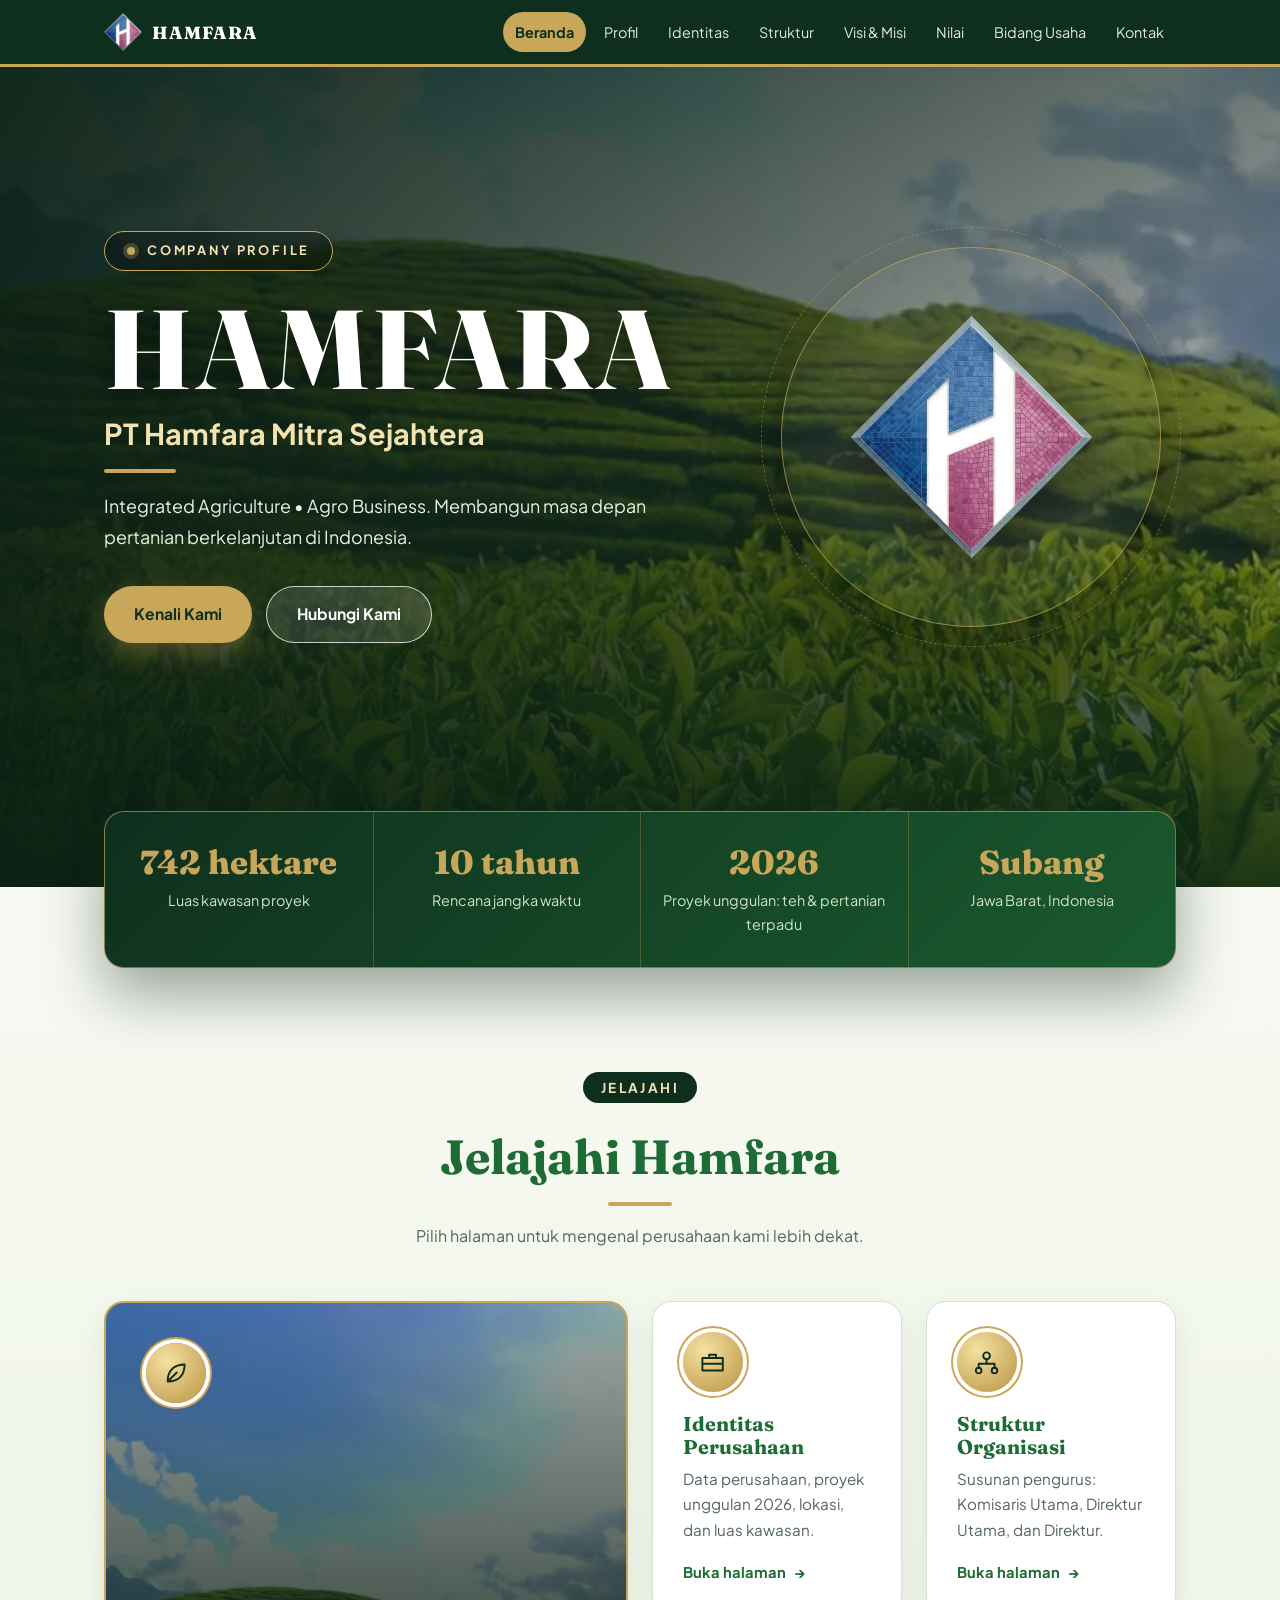
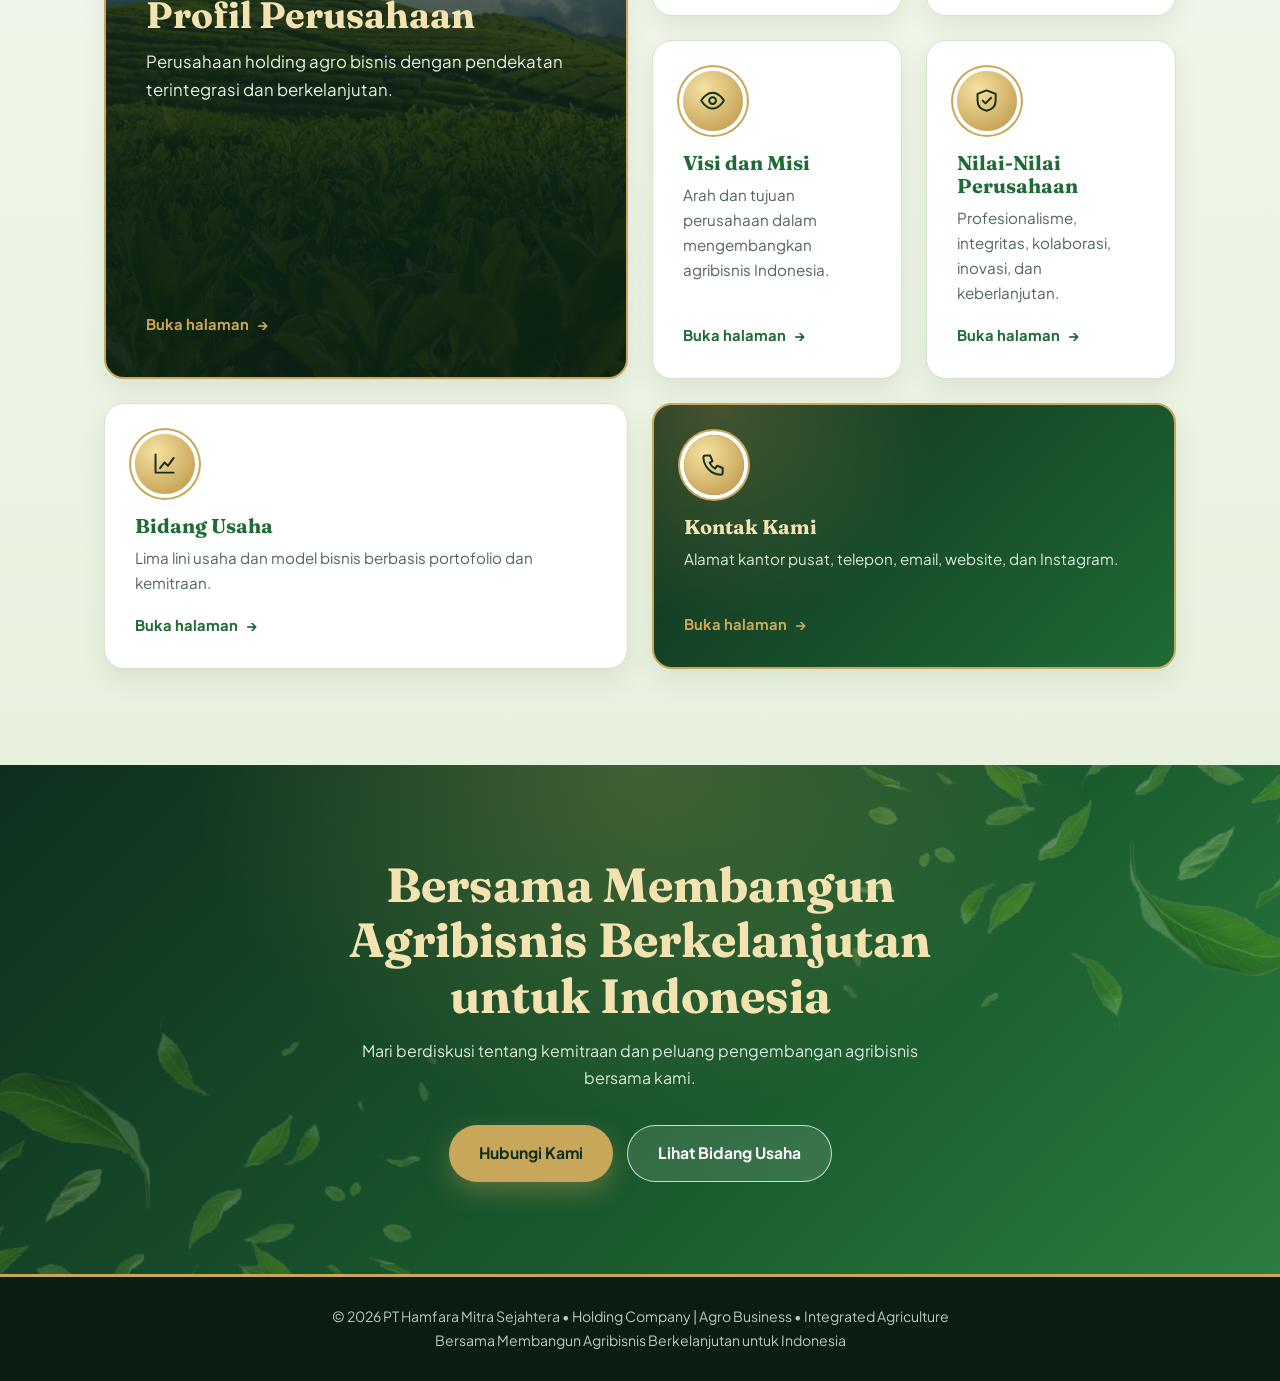
<file: index.html>
<!DOCTYPE html>
<html lang="id">
<head>
<meta charset="utf-8">
<meta name="viewport" content="width=device-width, initial-scale=1, viewport-fit=cover">
<title>PT Hamfara Mitra Sejahtera – Integrated Agriculture • Agro Business</title>
<link rel="icon" type="image/png" href="assets/logo.png">
<link rel="stylesheet" href="https://fonts.googleapis.com/css2?family=Fraunces:wght@600;800&family=Plus+Jakarta+Sans:wght@400;500;600;700;800&display=swap">
<link rel="stylesheet" href="css/style.css">
</head>
<body>
<svg width="0" height="0" style="position:absolute" aria-hidden="true"><defs>
<symbol id="brief" viewBox="0 0 24 24"><path d="M3 8h18v11H3zM9 8V5h6v3M3 13h18"/></symbol>
<symbol id="chart" viewBox="0 0 24 24"><path d="M4 20V4M4 20h16M8 16l4-5 3 3 5-7"/></symbol>
<symbol id="eye" viewBox="0 0 24 24"><path d="M2 12s4-7 10-7 10 7 10 7-4 7-10 7S2 12 2 12z"/><circle cx="12" cy="12" r="3"/></symbol>
<symbol id="leaf" viewBox="0 0 24 24"><path d="M5 19C5 9 11 4 20 4c0 9-5 15-15 15zM5 19l8-8"/></symbol>
<symbol id="phone" viewBox="0 0 24 24"><path d="M5 4h4l2 5-2.5 1.5a11 11 0 0 0 5 5L15 13l5 2v4a2 2 0 0 1-2 2A16 16 0 0 1 3 6a2 2 0 0 1 2-2z"/></symbol>
<symbol id="shield" viewBox="0 0 24 24"><path d="M12 3l8 3v6c0 5-3.5 8-8 9-4.5-1-8-4-8-9V6zM8.5 12l2.5 2.5L16 9.5"/></symbol>
<symbol id="org" viewBox="0 0 24 24"><circle cx="12" cy="6" r="3"/><circle cx="5" cy="19" r="2.5"/><circle cx="19" cy="19" r="2.5"/><path d="M12 9v4M5 16.5V13h14v3.5"/></symbol>
</defs></svg>

<nav><div class="wrap">
<a class="brand" href="index.html"><img src="assets/logo.png" alt="Logo Hamfara"><span>HAMFARA</span></a>
<ul><li><a href="index.html" class="act" aria-current="page">Beranda</a></li><li><a href="profil.html">Profil</a></li><li><a href="identitas.html">Identitas</a></li><li><a href="struktur.html">Struktur</a></li><li><a href="visi-misi.html">Visi &amp; Misi</a></li><li><a href="nilai.html">Nilai</a></li><li><a href="bidang-usaha.html">Bidang Usaha</a></li><li><a href="kontak.html">Kontak</a></li></ul>
</div></nav>

<main id="beranda">

<header class="hm-hero">
  <div class="wrap">
    <div class="hm-copy">
      <span class="hm-eyebrow">Company Profile</span>
      <h1 class="hm-title">HAMFARA</h1>
      <div class="hm-co">PT Hamfara Mitra Sejahtera</div>
      <p class="hm-sub">Integrated Agriculture • Agro Business. Membangun masa depan pertanian berkelanjutan di Indonesia.</p>
      <div class="hm-cta">
        <a class="hm-btn gold" href="profil.html">Kenali Kami</a>
        <a class="hm-btn glass" href="kontak.html">Hubungi Kami</a>
      </div>
    </div>
    <div class="hm-logo"><img src="assets/logo.png" alt="Logo PT Hamfara Mitra Sejahtera"></div>
  </div>
</header>

<section class="hm-stats" style="padding:0"><div class="wrap"><div>
  <div class="hm-stat"><b>742 hektare</b><span>Luas kawasan proyek</span></div>
  <div class="hm-stat"><b>10 tahun</b><span>Rencana jangka waktu</span></div>
  <div class="hm-stat"><b>2026</b><span>Proyek unggulan: teh &amp; pertanian terpadu</span></div>
  <div class="hm-stat"><b>Subang</b><span>Jawa Barat, Indonesia</span></div>
</div></div></section>

<section class="hm-explore"><div class="wrap">
  <div class="hm-head">
    <span class="vm-tag">Jelajahi</span>
    <h2>Jelajahi Hamfara</h2>
    <p>Pilih halaman untuk mengenal perusahaan kami lebih dekat.</p>
  </div>
  <div class="hm-bento">
    <a class="hm-card" href="profil.html"><div class="id-ico"><svg class="i"><use href="#leaf"/></svg></div><h3>Profil Perusahaan</h3><p>Perusahaan holding agro bisnis dengan pendekatan terintegrasi dan berkelanjutan.</p><b>Buka halaman</b></a>
    <a class="hm-card" href="identitas.html"><div class="id-ico"><svg class="i"><use href="#brief"/></svg></div><h3>Identitas Perusahaan</h3><p>Data perusahaan, proyek unggulan 2026, lokasi, dan luas kawasan.</p><b>Buka halaman</b></a>
    <a class="hm-card" href="struktur.html"><div class="id-ico"><svg class="i"><use href="#org"/></svg></div><h3>Struktur Organisasi</h3><p>Susunan pengurus: Komisaris Utama, Direktur Utama, dan Direktur.</p><b>Buka halaman</b></a>
    <a class="hm-card" href="visi-misi.html"><div class="id-ico"><svg class="i"><use href="#eye"/></svg></div><h3>Visi dan Misi</h3><p>Arah dan tujuan perusahaan dalam mengembangkan agribisnis Indonesia.</p><b>Buka halaman</b></a>
    <a class="hm-card" href="nilai.html"><div class="id-ico"><svg class="i"><use href="#shield"/></svg></div><h3>Nilai-Nilai Perusahaan</h3><p>Profesionalisme, integritas, kolaborasi, inovasi, dan keberlanjutan.</p><b>Buka halaman</b></a>
    <a class="hm-card" href="bidang-usaha.html"><div class="id-ico"><svg class="i"><use href="#chart"/></svg></div><h3>Bidang Usaha</h3><p>Lima lini usaha dan model bisnis berbasis portofolio dan kemitraan.</p><b>Buka halaman</b></a>
    <a class="hm-card" href="kontak.html"><div class="id-ico"><svg class="i"><use href="#phone"/></svg></div><h3>Kontak Kami</h3><p>Alamat kantor pusat, telepon, email, website, dan Instagram.</p><b>Buka halaman</b></a>
  </div>
</div></section>

<section class="hm-band"><div class="wrap">
  <h2>Bersama Membangun Agribisnis Berkelanjutan untuk Indonesia</h2>
  <p>Mari berdiskusi tentang kemitraan dan peluang pengembangan agribisnis bersama kami.</p>
  <div class="hm-cta">
    <a class="hm-btn gold" href="kontak.html">Hubungi Kami</a>
    <a class="hm-btn glass" href="bidang-usaha.html">Lihat Bidang Usaha</a>
  </div>
</div></section>

</main>

<footer>© 2026 PT Hamfara Mitra Sejahtera • Holding Company | Agro Business • Integrated Agriculture<br>Bersama Membangun Agribisnis Berkelanjutan untuk Indonesia</footer>
<script src="js/app.js"></script>
</body>
</html>
</file>
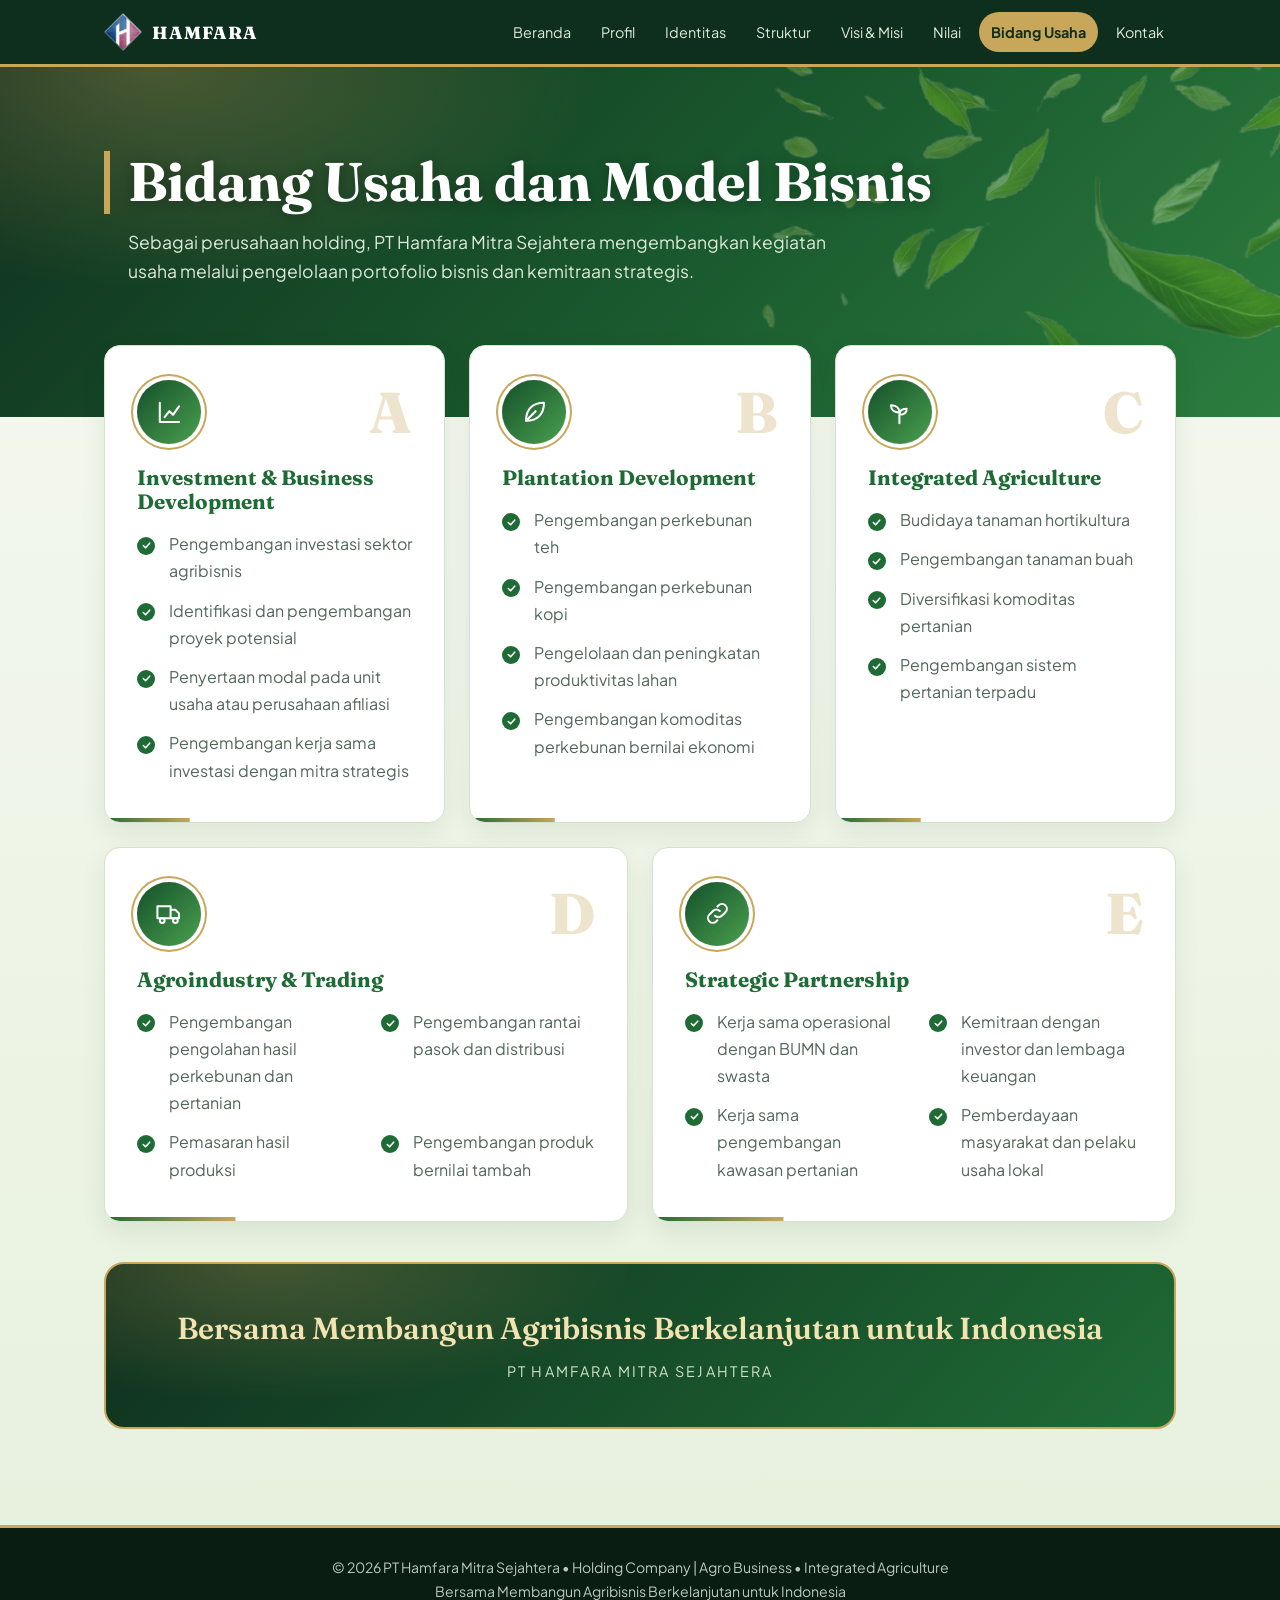
<file: bidang-usaha.html>
<!DOCTYPE html>
<html lang="id">
<head>
<meta charset="utf-8">
<meta name="viewport" content="width=device-width, initial-scale=1, viewport-fit=cover">
<title>Bidang Usaha – PT Hamfara Mitra Sejahtera</title>
<link rel="icon" type="image/png" href="assets/logo.png">
<link rel="stylesheet" href="https://fonts.googleapis.com/css2?family=Fraunces:wght@600;800&family=Plus+Jakarta+Sans:wght@400;500;700&display=swap">
<link rel="stylesheet" href="css/style.css">
</head>
<body>
<svg width="0" height="0" style="position:absolute" aria-hidden="true"><defs>
<symbol id="chart" viewBox="0 0 24 24"><path d="M4 20V4M4 20h16M8 16l4-5 3 3 5-7"/></symbol>
<symbol id="leaf" viewBox="0 0 24 24"><path d="M5 19C5 9 11 4 20 4c0 9-5 15-15 15zM5 19l8-8"/></symbol>
<symbol id="link" viewBox="0 0 24 24"><path d="M10 14a4 4 0 0 0 5.7 0l3-3a4 4 0 0 0-5.7-5.7l-1 1M14 10a4 4 0 0 0-5.7 0l-3 3a4 4 0 0 0 5.7 5.7l1-1"/></symbol>
<symbol id="sprout" viewBox="0 0 24 24"><path d="M12 21v-9M12 12c0-4-3-6-7-6 0 4 3 6 7 6zM12 14c0-3 2-5 6-5 0 3-2 5-6 5z"/></symbol>
<symbol id="truck" viewBox="0 0 24 24"><path d="M2 6h11v10H2zM13 9h4l3 3v4h-7"/><circle cx="6" cy="18" r="2"/><circle cx="17" cy="18" r="2"/></symbol>
</defs></svg>

<nav><div class="wrap">
<a class="brand" href="index.html"><img src="assets/logo.png" alt="Logo Hamfara"><span>HAMFARA</span></a>
<ul><li><a href="index.html">Beranda</a></li><li><a href="profil.html">Profil</a></li><li><a href="identitas.html">Identitas</a></li><li><a href="struktur.html">Struktur</a></li><li><a href="visi-misi.html">Visi &amp; Misi</a></li><li><a href="nilai.html">Nilai</a></li><li><a href="bidang-usaha.html" class="act" aria-current="page">Bidang Usaha</a></li><li><a href="kontak.html">Kontak</a></li></ul>
</div></nav>

<section id="usaha" class="page vm">
<div class="vm-hero"><div class="wrap">
<h1>Bidang Usaha dan Model Bisnis</h1>
<p>Sebagai perusahaan holding, PT Hamfara Mitra Sejahtera mengembangkan kegiatan usaha melalui pengelolaan portofolio bisnis dan kemitraan strategis.</p>
</div></div>
<div class="wrap vm-body">
<div class="bz-grid">
<article class="bz-card"><div class="bz-top"><div class="bz-ico"><svg class="i"><use href="#chart"/></svg></div><span class="bz-k">A</span></div><h3>Investment &amp; Business Development</h3><ul class="bz-list"><li>Pengembangan investasi sektor agribisnis</li><li>Identifikasi dan pengembangan proyek potensial</li><li>Penyertaan modal pada unit usaha atau perusahaan afiliasi</li><li>Pengembangan kerja sama investasi dengan mitra strategis</li></ul></article>
<article class="bz-card"><div class="bz-top"><div class="bz-ico"><svg class="i"><use href="#leaf"/></svg></div><span class="bz-k">B</span></div><h3>Plantation Development</h3><ul class="bz-list"><li>Pengembangan perkebunan teh</li><li>Pengembangan perkebunan kopi</li><li>Pengelolaan dan peningkatan produktivitas lahan</li><li>Pengembangan komoditas perkebunan bernilai ekonomi</li></ul></article>
<article class="bz-card"><div class="bz-top"><div class="bz-ico"><svg class="i"><use href="#sprout"/></svg></div><span class="bz-k">C</span></div><h3>Integrated Agriculture</h3><ul class="bz-list"><li>Budidaya tanaman hortikultura</li><li>Pengembangan tanaman buah</li><li>Diversifikasi komoditas pertanian</li><li>Pengembangan sistem pertanian terpadu</li></ul></article>
<article class="bz-card"><div class="bz-top"><div class="bz-ico"><svg class="i"><use href="#truck"/></svg></div><span class="bz-k">D</span></div><h3>Agroindustry &amp; Trading</h3><ul class="bz-list"><li>Pengembangan pengolahan hasil perkebunan dan pertanian</li><li>Pengembangan rantai pasok dan distribusi</li><li>Pemasaran hasil produksi</li><li>Pengembangan produk bernilai tambah</li></ul></article>
<article class="bz-card"><div class="bz-top"><div class="bz-ico"><svg class="i"><use href="#link"/></svg></div><span class="bz-k">E</span></div><h3>Strategic Partnership</h3><ul class="bz-list"><li>Kerja sama operasional dengan BUMN dan swasta</li><li>Kemitraan dengan investor dan lembaga keuangan</li><li>Kerja sama pengembangan kawasan pertanian</li><li>Pemberdayaan masyarakat dan pelaku usaha lokal</li></ul></article>
</div>
<div class="nl-band">
<p>Bersama Membangun Agribisnis Berkelanjutan untuk Indonesia</p>
<span>PT Hamfara Mitra Sejahtera</span>
</div>
</div>
</section>

<footer>© 2026 PT Hamfara Mitra Sejahtera • Holding Company | Agro Business • Integrated Agriculture<br>Bersama Membangun Agribisnis Berkelanjutan untuk Indonesia</footer>
<script src="js/app.js"></script>
</body>
</html>
</file>
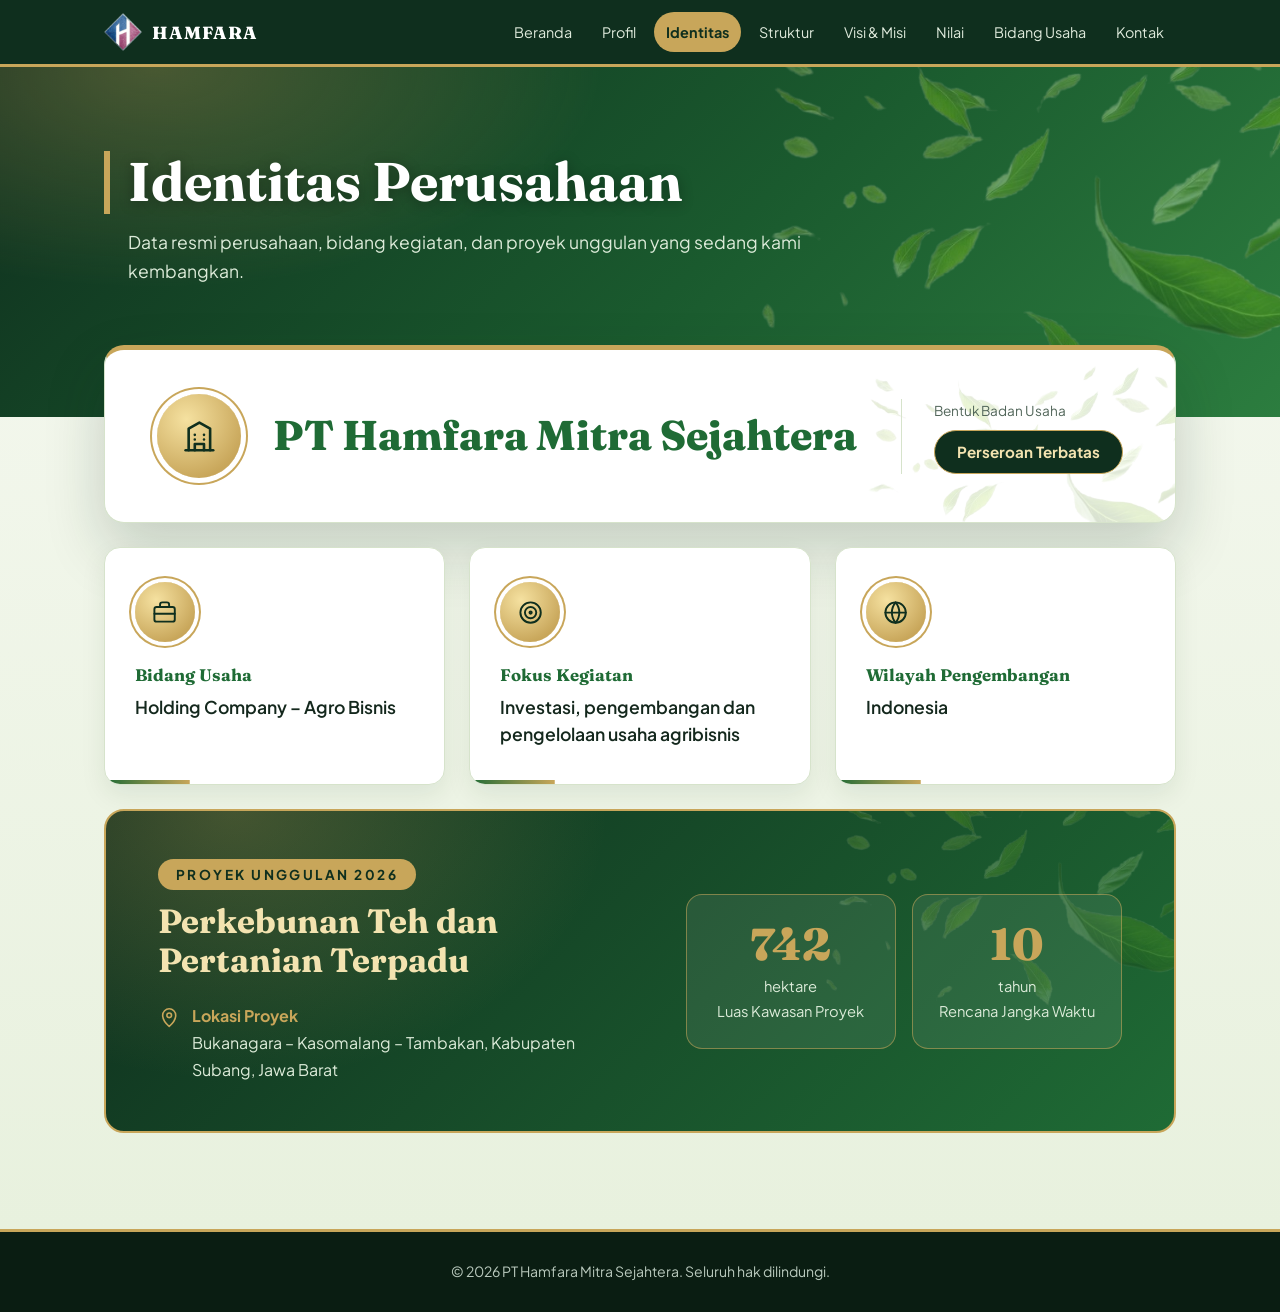
<file: identitas.html>
<!DOCTYPE html>
<html lang="id">
<head>
<meta charset="UTF-8">
<meta name="viewport" content="width=device-width, initial-scale=1, viewport-fit=cover">
<title>Identitas Perusahaan – PT Hamfara Mitra Sejahtera</title>
<link rel="preconnect" href="https://fonts.googleapis.com">
<link rel="preconnect" href="https://fonts.gstatic.com" crossorigin>
<link href="https://fonts.googleapis.com/css2?family=Fraunces:wght@600;800&family=Plus+Jakarta+Sans:wght@400;500;600;700;800&display=swap" rel="stylesheet">
<link rel="stylesheet" href="css/style.css">
</head>
<body>

<nav>
  <div class="wrap">
    <a class="brand" href="index.html"><img src="assets/logo.png" alt="Logo Hamfara"><span>HAMFARA</span></a>
    <ul>
      <li><a href="index.html">Beranda</a></li>
      <li><a href="profil.html">Profil</a></li>
      <li><a class="act" href="identitas.html" aria-current="page">Identitas</a></li>
      <li><a href="struktur.html">Struktur</a></li>
      <li><a href="visi-misi.html">Visi &amp; Misi</a></li>
      <li><a href="nilai.html">Nilai</a></li>
      <li><a href="bidang-usaha.html">Bidang Usaha</a></li>
      <li><a href="kontak.html">Kontak</a></li>
    </ul>
  </div>
</nav>

<main>
<section id="identitas" class="page">

  <div class="vm-hero">
    <div class="wrap">
      <h1>Identitas Perusahaan</h1>
      <p>Data resmi perusahaan, bidang kegiatan, dan proyek unggulan yang sedang kami kembangkan.</p>
    </div>
  </div>

  <div class="wrap vm-body">

    <!-- Nama & bentuk badan usaha -->
    <div class="id-main">
      <div class="vm-ico">
        <svg class="i" viewBox="0 0 24 24" aria-hidden="true"><path d="M3 21h18"/><path d="M5 21V7l7-4 7 4v14"/><path d="M9 21v-4h6v4"/><path d="M9 11h.01M15 11h.01M9 14h.01M15 14h.01"/></svg>
      </div>
      <div>
        
        <h2 class="id-name">PT Hamfara Mitra Sejahtera</h2>
      </div>
      <div class="id-form">
        <small>Bentuk Badan Usaha</small>
        <b>Perseroan Terbatas</b>
      </div>
    </div>

    <!-- Tiga kartu utama -->
    <div class="id-grid">
      <article class="id-card">
        <div class="id-ico"><svg class="i" viewBox="0 0 24 24" aria-hidden="true"><rect x="3" y="7" width="18" height="13" rx="2"/><path d="M8 7V5a2 2 0 0 1 2-2h4a2 2 0 0 1 2 2v2"/><path d="M3 13h18"/></svg></div>
        <h3>Bidang Usaha</h3>
        <p>Holding Company – Agro Bisnis</p>
      </article>
      <article class="id-card">
        <div class="id-ico"><svg class="i" viewBox="0 0 24 24" aria-hidden="true"><circle cx="12" cy="12" r="9"/><circle cx="12" cy="12" r="5"/><circle cx="12" cy="12" r="1"/></svg></div>
        <h3>Fokus Kegiatan</h3>
        <p>Investasi, pengembangan dan pengelolaan usaha agribisnis</p>
      </article>
      <article class="id-card">
        <div class="id-ico"><svg class="i" viewBox="0 0 24 24" aria-hidden="true"><circle cx="12" cy="12" r="9"/><path d="M3 12h18"/><path d="M12 3a14 14 0 0 1 0 18a14 14 0 0 1 0-18"/></svg></div>
        <h3>Wilayah Pengembangan</h3>
        <p>Indonesia</p>
      </article>
    </div>

    <!-- Proyek unggulan -->
    <div class="id-project">
      <div>
        <span class="vm-tag">Proyek Unggulan 2026</span>
        <h3>Perkebunan Teh dan Pertanian Terpadu</h3>
        <div class="id-loc">
          <svg class="i" viewBox="0 0 24 24" aria-hidden="true"><path d="M12 22s7-6.2 7-12a7 7 0 0 0-14 0c0 5.8 7 12 7 12z"/><circle cx="12" cy="10" r="2.5"/></svg>
          <p><b>Lokasi Proyek</b>Bukanagara – Kasomalang – Tambakan, Kabupaten Subang, Jawa Barat</p>
        </div>
      </div>
      <div class="id-facts">
        <div><b>742</b><span>hektare<br>Luas Kawasan Proyek</span></div>
        <div><b>10</b><span>tahun<br>Rencana Jangka Waktu</span></div>
      </div>
    </div>

  </div>
</section>
</main>

<footer>© 2026 PT Hamfara Mitra Sejahtera. Seluruh hak dilindungi.</footer>

</body>
</html>
</file>
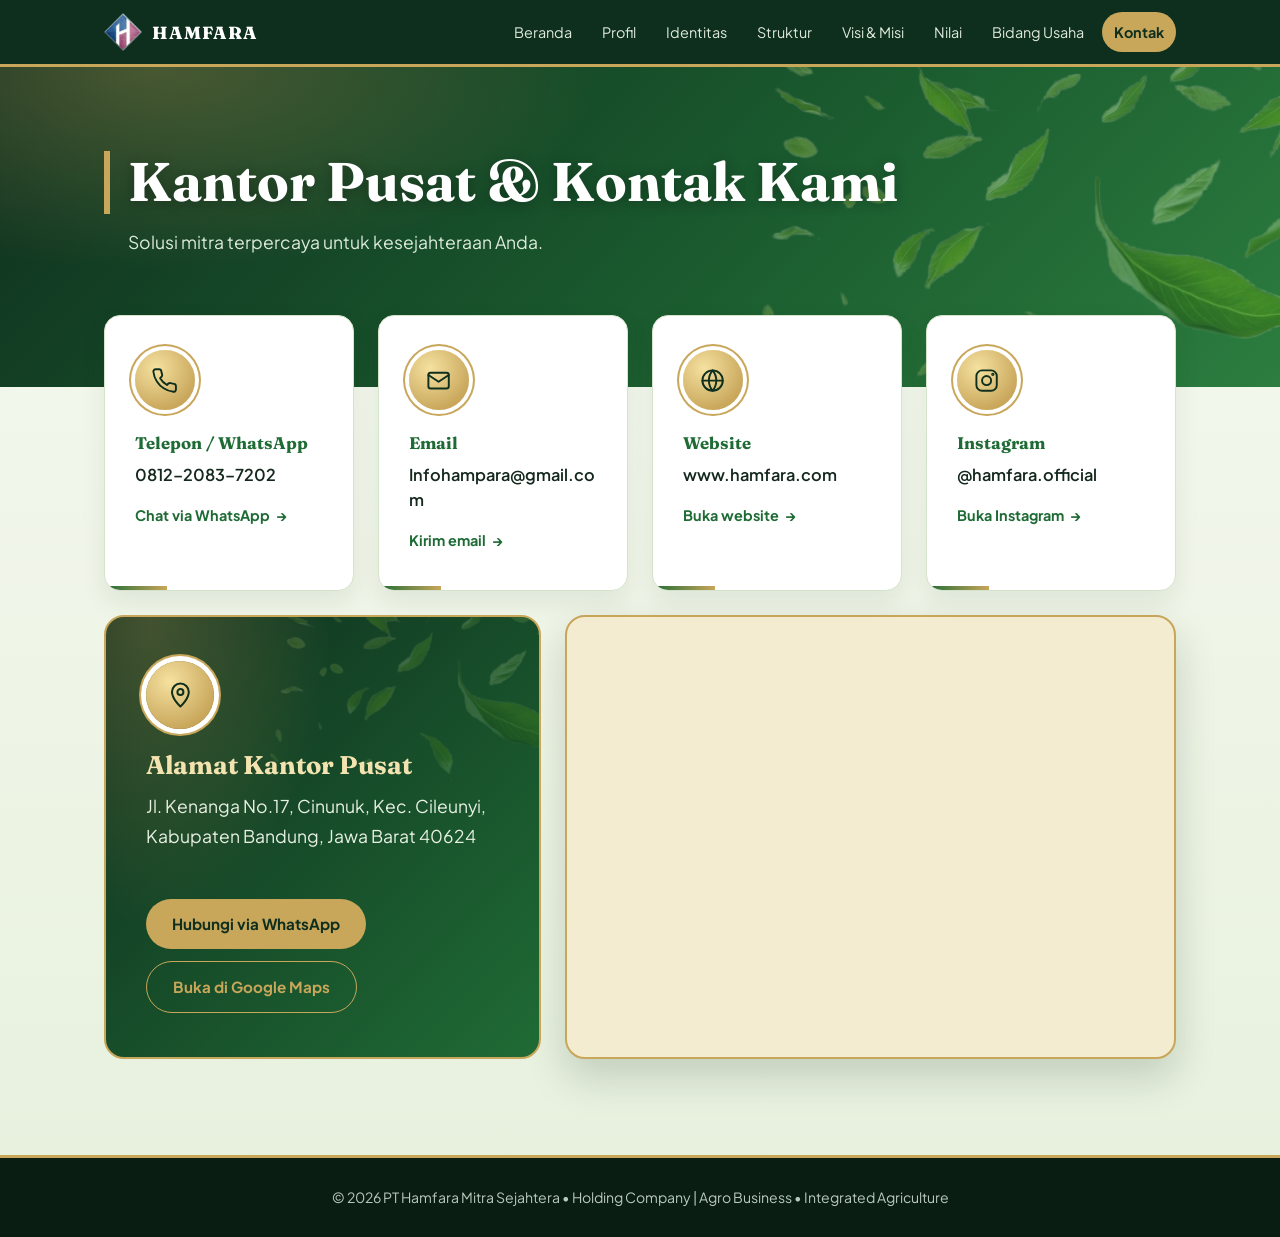
<file: kontak.html>
<!DOCTYPE html>
<html lang="id">
<head>
<meta charset="UTF-8">
<meta name="viewport" content="width=device-width, initial-scale=1, viewport-fit=cover">
<title>Kontak Kami – PT Hamfara Mitra Sejahtera</title>
<link rel="preconnect" href="https://fonts.googleapis.com">
<link rel="preconnect" href="https://fonts.gstatic.com" crossorigin>
<link href="https://fonts.googleapis.com/css2?family=Fraunces:wght@600;800&family=Plus+Jakarta+Sans:wght@400;500;600;700;800&display=swap" rel="stylesheet">
<link rel="stylesheet" href="css/style.css">
</head>
<body>

<nav>
  <div class="wrap">
    <a class="brand" href="index.html"><img src="assets/logo.png" alt="Logo Hamfara"><span>HAMFARA</span></a>
    <ul>
      <li><a href="index.html">Beranda</a></li>
      <li><a href="profil.html">Profil</a></li>
      <li><a href="identitas.html">Identitas</a></li>
      <li><a href="struktur.html">Struktur</a></li>
      <li><a href="visi-misi.html">Visi &amp; Misi</a></li>
      <li><a href="nilai.html">Nilai</a></li>
      <li><a href="bidang-usaha.html">Bidang Usaha</a></li>
      <li><a class="act" href="kontak.html" aria-current="page">Kontak</a></li>
    </ul>
  </div>
</nav>

<main>
<section id="kontak" class="page">

  <div class="vm-hero">
    <div class="wrap">
      <h1>Kantor Pusat &amp; Kontak Kami</h1>
      <p>Solusi mitra terpercaya untuk kesejahteraan Anda.</p>
    </div>
  </div>

  <div class="wrap vm-body">

    <div class="ct-grid">
      <a class="id-card ct-card" href="https://wa.me/6281220837202?text=Halo%20PT%20Hamfara%20Mitra%20Sejahtera%2C%20saya%20ingin%20bertanya." target="_blank" rel="noopener">
        <div class="id-ico"><svg class="i" viewBox="0 0 24 24" aria-hidden="true"><path d="M22 16.9v3a2 2 0 0 1-2.2 2 19.8 19.8 0 0 1-8.6-3.1 19.5 19.5 0 0 1-6-6A19.8 19.8 0 0 1 2.1 4.2 2 2 0 0 1 4.1 2h3a2 2 0 0 1 2 1.7c.1 1 .4 1.9.7 2.8a2 2 0 0 1-.5 2.1L8.1 9.9a16 16 0 0 0 6 6l1.3-1.3a2 2 0 0 1 2.1-.4c.9.3 1.8.6 2.8.7a2 2 0 0 1 1.7 2z"/></svg></div>
        <h3>Telepon / WhatsApp</h3>
        <p>0812–2083–7202</p>
        <span class="ct-go">Chat via WhatsApp</span>
      </a>
      <a class="id-card ct-card" href="https://mail.google.com/mail/?view=cm&fs=1&to=Infohampara@gmail.com" target="_blank" rel="noopener">
        <div class="id-ico"><svg class="i" viewBox="0 0 24 24" aria-hidden="true"><rect x="3" y="5" width="18" height="14" rx="2"/><path d="M3 7l9 6 9-6"/></svg></div>
        <h3>Email</h3>
        <p>Infohampara@gmail.com</p>
        <span class="ct-go">Kirim email</span>
      </a>
      <a class="id-card ct-card" href="https://www.hamfara.com" target="_blank" rel="noopener">
        <div class="id-ico"><svg class="i" viewBox="0 0 24 24" aria-hidden="true"><circle cx="12" cy="12" r="9"/><path d="M3 12h18"/><path d="M12 3a14 14 0 0 1 0 18a14 14 0 0 1 0-18"/></svg></div>
        <h3>Website</h3>
        <p>www.hamfara.com</p>
        <span class="ct-go">Buka website</span>
      </a>
      <a class="id-card ct-card" href="https://www.instagram.com/hamfara.official" target="_blank" rel="noopener">
        <div class="id-ico"><svg class="i" viewBox="0 0 24 24" aria-hidden="true"><rect x="3" y="3" width="18" height="18" rx="5"/><circle cx="12" cy="12" r="4"/><circle cx="17.5" cy="6.5" r=".6"/></svg></div>
        <h3>Instagram</h3>
        <p>@hamfara.official</p>
        <span class="ct-go">Buka Instagram</span>
      </a>
    </div>

    <div class="ct-loc">
      <div class="ct-addr">
        <div class="vm-ico"><svg class="i" viewBox="0 0 24 24" aria-hidden="true"><path d="M12 22s7-6.2 7-12a7 7 0 0 0-14 0c0 5.8 7 12 7 12z"/><circle cx="12" cy="10" r="2.5"/></svg></div>
        <h3>Alamat Kantor Pusat</h3>
        <p>Jl. Kenanga No.17, Cinunuk, Kec. Cileunyi, Kabupaten Bandung, Jawa Barat 40624</p>
        <div class="ct-acts">
          <a class="btn g" href="https://wa.me/6281220837202" target="_blank" rel="noopener">Hubungi via WhatsApp</a>
          <a class="btn o" href="https://www.google.com/maps/search/?api=1&query=Jl.+Kenanga+No.17+Cinunuk+Cileunyi+Kabupaten+Bandung+40624" target="_blank" rel="noopener">Buka di Google Maps</a>
        </div>
      </div>
      <div class="ct-map">
        <!-- Jika Anda punya kode embed Google Maps sendiri, ganti nilai src di bawah ini dengannya -->
        <iframe title="Peta Kantor Pusat PT Hamfara Mitra Sejahtera" src="https://www.google.com/maps?q=Jl.+Kenanga+No.17+Cinunuk+Cileunyi+Kabupaten+Bandung+40624&amp;output=embed" loading="lazy" referrerpolicy="no-referrer-when-downgrade" allowfullscreen></iframe>
      </div>
    </div>

  </div>
</section>
</main>

<footer>© 2026 PT Hamfara Mitra Sejahtera • Holding Company | Agro Business • Integrated Agriculture</footer>

</body>
</html>
</file>
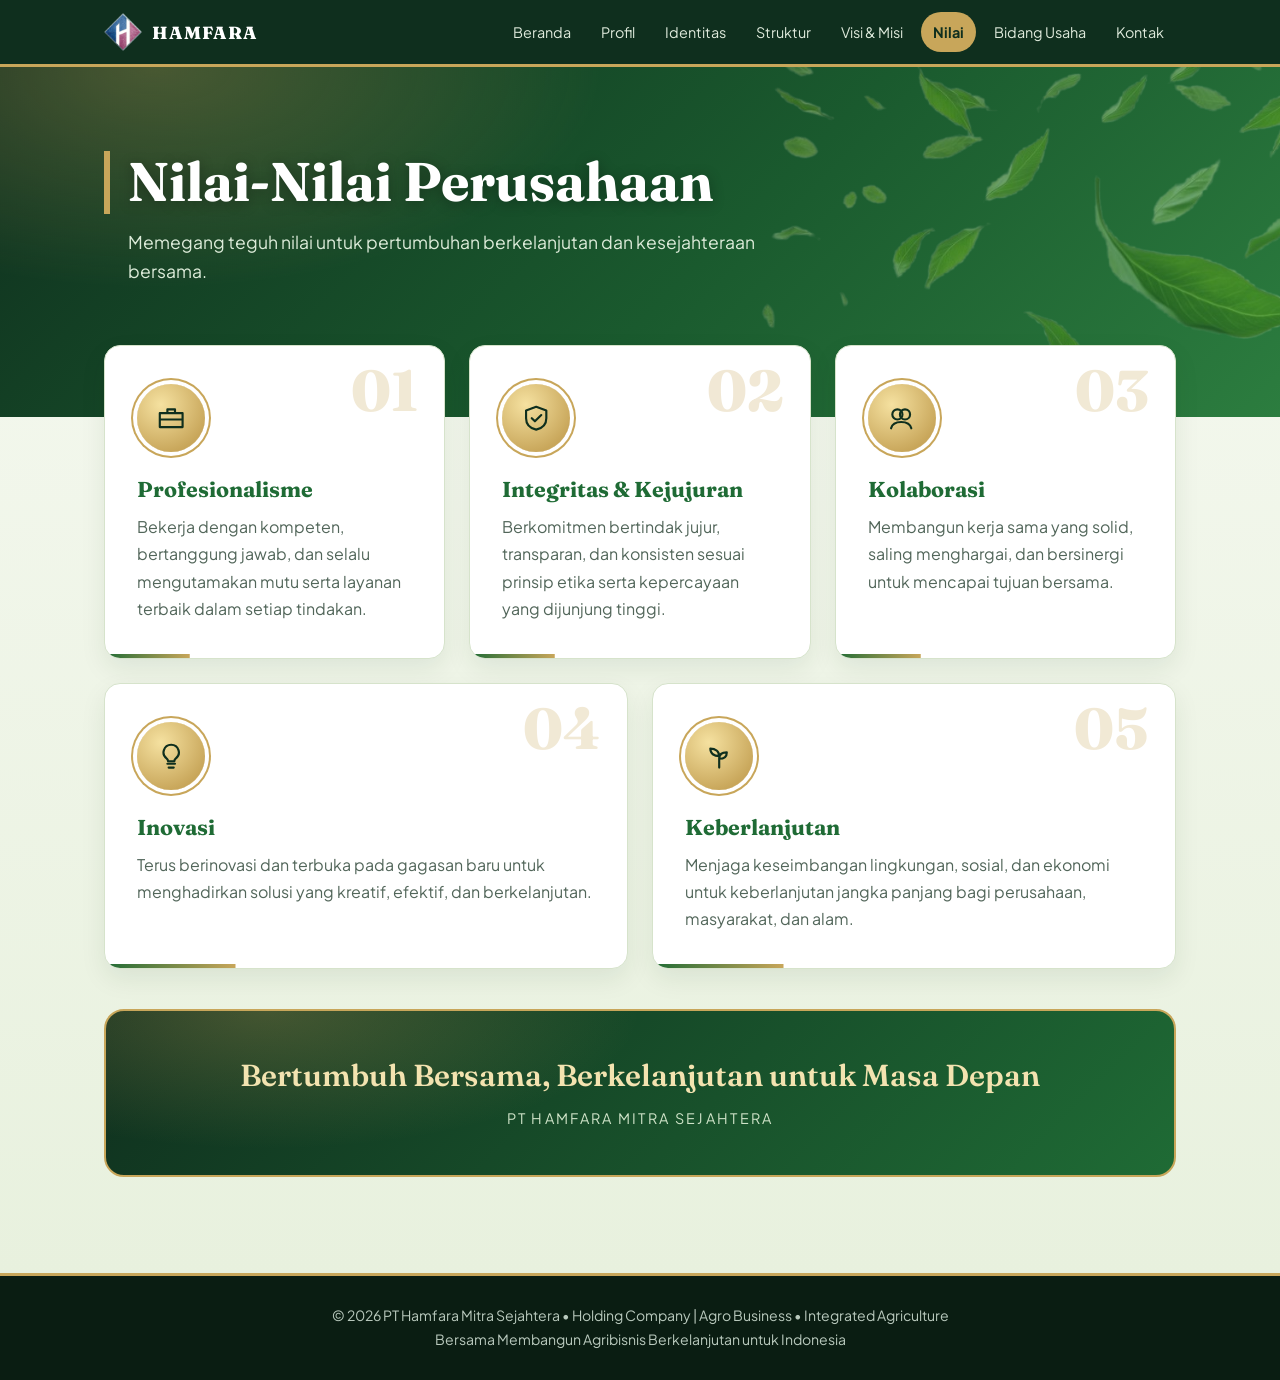
<file: nilai.html>
<!DOCTYPE html>
<html lang="id">
<head>
<meta charset="utf-8">
<meta name="viewport" content="width=device-width, initial-scale=1, viewport-fit=cover">
<title>Nilai-Nilai Perusahaan – PT Hamfara Mitra Sejahtera</title>
<link rel="icon" type="image/png" href="assets/logo.png">
<link rel="stylesheet" href="https://fonts.googleapis.com/css2?family=Fraunces:wght@600;800&family=Plus+Jakarta+Sans:wght@400;500;700&display=swap">
<link rel="stylesheet" href="css/style.css">
</head>
<body>
<svg width="0" height="0" style="position:absolute" aria-hidden="true"><defs>
<symbol id="brief" viewBox="0 0 24 24"><path d="M3 8h18v11H3zM9 8V5h6v3M3 13h18"/></symbol>
<symbol id="bulb" viewBox="0 0 24 24"><path d="M9 18h6M10 21h4M12 3a6 6 0 0 0-3.5 10.9c.6.5 1 1.2 1 2.1h5c0-.9.4-1.6 1-2.1A6 6 0 0 0 12 3z"/></symbol>
<symbol id="people" viewBox="0 0 24 24"><circle cx="9" cy="9" r="4"/><circle cx="15" cy="9" r="4"/><path d="M4 20c1-4 4-5 8-5s7 1 8 5"/></symbol>
<symbol id="shield" viewBox="0 0 24 24"><path d="M12 3l8 3v6c0 5-3.5 8-8 9-4.5-1-8-4-8-9V6zM8.5 12l2.5 2.5L16 9.5"/></symbol>
<symbol id="sprout" viewBox="0 0 24 24"><path d="M12 21v-9M12 12c0-4-3-6-7-6 0 4 3 6 7 6zM12 14c0-3 2-5 6-5 0 3-2 5-6 5z"/></symbol>
</defs></svg>

<nav><div class="wrap">
<a class="brand" href="index.html"><img src="assets/logo.png" alt="Logo Hamfara"><span>HAMFARA</span></a>
<ul><li><a href="index.html">Beranda</a></li><li><a href="profil.html">Profil</a></li><li><a href="identitas.html">Identitas</a></li><li><a href="struktur.html">Struktur</a></li><li><a href="visi-misi.html">Visi &amp; Misi</a></li><li><a href="nilai.html" class="act" aria-current="page">Nilai</a></li><li><a href="bidang-usaha.html">Bidang Usaha</a></li><li><a href="kontak.html">Kontak</a></li></ul>
</div></nav>

<section id="nilai" class="page vm">
<div class="vm-hero"><div class="wrap">
<h1>Nilai-Nilai Perusahaan</h1>
<p>Memegang teguh nilai untuk pertumbuhan berkelanjutan dan kesejahteraan bersama.</p>
</div></div>
<div class="wrap vm-body">
<div class="nl-grid">
<article class="nl-card"><span class="nl-n">01</span><div class="nl-ico"><svg class="i"><use href="#brief"/></svg></div><h3>Profesionalisme</h3><p>Bekerja dengan kompeten, bertanggung jawab, dan selalu mengutamakan mutu serta layanan terbaik dalam setiap tindakan.</p></article>
<article class="nl-card"><span class="nl-n">02</span><div class="nl-ico"><svg class="i"><use href="#shield"/></svg></div><h3>Integritas &amp; Kejujuran</h3><p>Berkomitmen bertindak jujur, transparan, dan konsisten sesuai prinsip etika serta kepercayaan yang dijunjung tinggi.</p></article>
<article class="nl-card"><span class="nl-n">03</span><div class="nl-ico"><svg class="i"><use href="#people"/></svg></div><h3>Kolaborasi</h3><p>Membangun kerja sama yang solid, saling menghargai, dan bersinergi untuk mencapai tujuan bersama.</p></article>
<article class="nl-card"><span class="nl-n">04</span><div class="nl-ico"><svg class="i"><use href="#bulb"/></svg></div><h3>Inovasi</h3><p>Terus berinovasi dan terbuka pada gagasan baru untuk menghadirkan solusi yang kreatif, efektif, dan berkelanjutan.</p></article>
<article class="nl-card"><span class="nl-n">05</span><div class="nl-ico"><svg class="i"><use href="#sprout"/></svg></div><h3>Keberlanjutan</h3><p>Menjaga keseimbangan lingkungan, sosial, dan ekonomi untuk keberlanjutan jangka panjang bagi perusahaan, masyarakat, dan alam.</p></article>
</div>
<div class="nl-band">
<p>Bertumbuh Bersama, Berkelanjutan untuk Masa Depan</p>
<span>PT Hamfara Mitra Sejahtera</span>
</div>
</div>
</section>

<footer>© 2026 PT Hamfara Mitra Sejahtera • Holding Company | Agro Business • Integrated Agriculture<br>Bersama Membangun Agribisnis Berkelanjutan untuk Indonesia</footer>
<script src="js/app.js"></script>
</body>
</html>
</file>
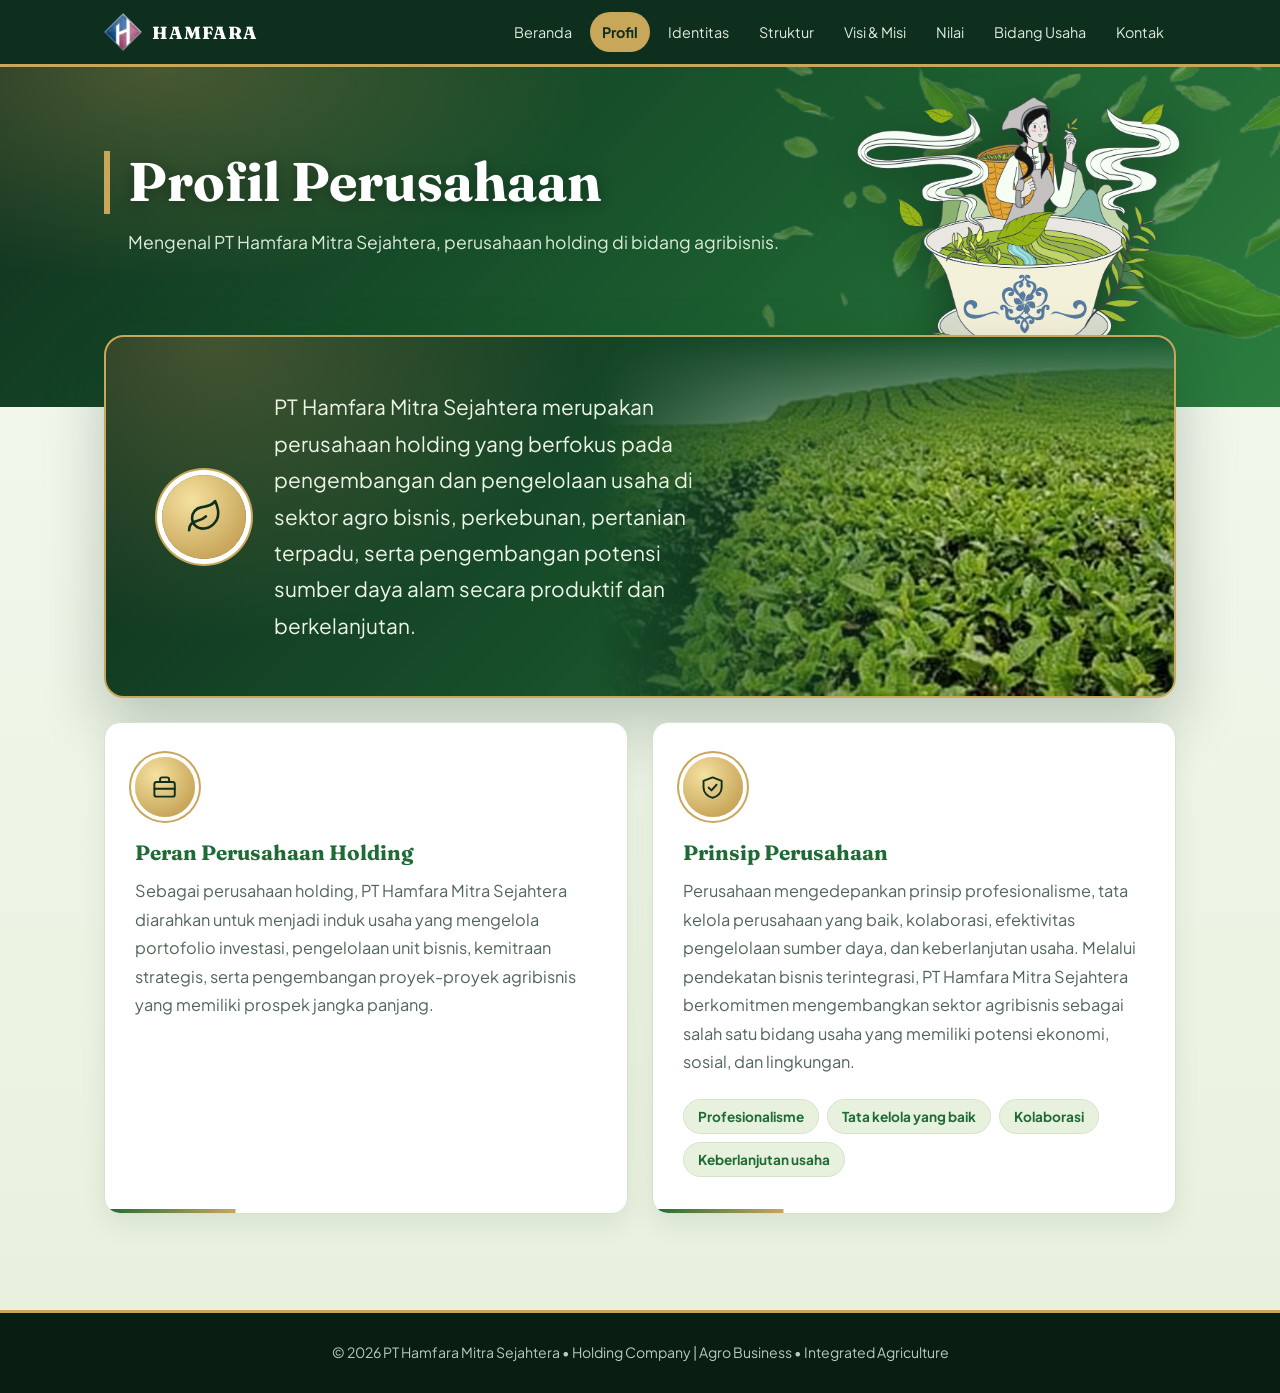
<file: profil.html>
<!DOCTYPE html>
<html lang="id">
<head>
<meta charset="UTF-8">
<meta name="viewport" content="width=device-width, initial-scale=1, viewport-fit=cover">
<title>Profil Perusahaan – PT Hamfara Mitra Sejahtera</title>
<link rel="preconnect" href="https://fonts.googleapis.com">
<link rel="preconnect" href="https://fonts.gstatic.com" crossorigin>
<link href="https://fonts.googleapis.com/css2?family=Fraunces:wght@600;800&family=Plus+Jakarta+Sans:wght@400;500;600;700;800&display=swap" rel="stylesheet">
<link rel="stylesheet" href="css/style.css">
</head>
<body>

<nav>
  <div class="wrap">
    <a class="brand" href="index.html"><img src="assets/logo.png" alt="Logo Hamfara"><span>HAMFARA</span></a>
    <ul>
      <li><a href="index.html">Beranda</a></li>
      <li><a class="act" href="profil.html" aria-current="page">Profil</a></li>
      <li><a href="identitas.html">Identitas</a></li>
      <li><a href="struktur.html">Struktur</a></li>
      <li><a href="visi-misi.html">Visi &amp; Misi</a></li>
      <li><a href="nilai.html">Nilai</a></li>
      <li><a href="bidang-usaha.html">Bidang Usaha</a></li>
      <li><a href="kontak.html">Kontak</a></li>
    </ul>
  </div>
</nav>

<main>
<section id="profil" class="page">

  <div class="vm-hero pf-hero">
    <div class="wrap">
      <h1>Profil Perusahaan</h1>
      <p>Mengenal PT Hamfara Mitra Sejahtera, perusahaan holding di bidang agribisnis.</p>
    </div>
    <img class="pf-art" src="assets/gadis-teh.png" alt="Ilustrasi pemetik teh">
  </div>

  <div class="wrap vm-body pf-body">

    <div class="pf-lead">
      <div class="pf-lead-text">
        <div class="vm-ico">
          <svg class="i" viewBox="0 0 24 24" aria-hidden="true"><path d="M11 20A7 7 0 0 1 9.8 6.1C15.5 5 17 4.5 19 2c1 2 2 4.2 2 8 0 5.5-4.8 10-10 10z"/><path d="M2 21c0-3 1.85-5.36 5.08-6C9.5 14.52 12 13 13 12"/></svg>
        </div>
        <p>PT Hamfara Mitra Sejahtera merupakan perusahaan holding yang berfokus pada pengembangan dan pengelolaan usaha di sektor agro bisnis, perkebunan, pertanian terpadu, serta pengembangan potensi sumber daya alam secara produktif dan berkelanjutan.</p>
      </div>
      <figure class="pf-lead-photo">
        <img src="assets/kebun-teh-foto.webp" alt="Hamparan kebun teh" loading="lazy">
      </figure>
    </div>

    <div class="pf-grid">
      <article class="id-card">
        <div class="id-ico"><svg class="i" viewBox="0 0 24 24" aria-hidden="true"><rect x="3" y="7" width="18" height="13" rx="2"/><path d="M8 7V5a2 2 0 0 1 2-2h4a2 2 0 0 1 2 2v2"/><path d="M3 13h18"/></svg></div>
        <h3>Peran Perusahaan Holding</h3>
        <p>Sebagai perusahaan holding, PT Hamfara Mitra Sejahtera diarahkan untuk menjadi induk usaha yang mengelola portofolio investasi, pengelolaan unit bisnis, kemitraan strategis, serta pengembangan proyek-proyek agribisnis yang memiliki prospek jangka panjang.</p>
      </article>
      <article class="id-card">
        <div class="id-ico"><svg class="i" viewBox="0 0 24 24" aria-hidden="true"><path d="M12 3l8 3v6c0 4.5-3.4 8-8 9-4.6-1-8-4.5-8-9V6l8-3z"/><path d="M8.5 12l2.5 2.5 4.5-5"/></svg></div>
        <h3>Prinsip Perusahaan</h3>
        <p>Perusahaan mengedepankan prinsip profesionalisme, tata kelola perusahaan yang baik, kolaborasi, efektivitas pengelolaan sumber daya, dan keberlanjutan usaha. Melalui pendekatan bisnis terintegrasi, PT Hamfara Mitra Sejahtera berkomitmen mengembangkan sektor agribisnis sebagai salah satu bidang usaha yang memiliki potensi ekonomi, sosial, dan lingkungan.</p>
        <div class="pf-chips">
          <span>Profesionalisme</span><span>Tata kelola yang baik</span><span>Kolaborasi</span><span>Keberlanjutan usaha</span>
        </div>
      </article>
    </div>

  </div>

</section>
</main>

<footer>© 2026 PT Hamfara Mitra Sejahtera • Holding Company | Agro Business • Integrated Agriculture</footer>

</body>
</html>
</file>
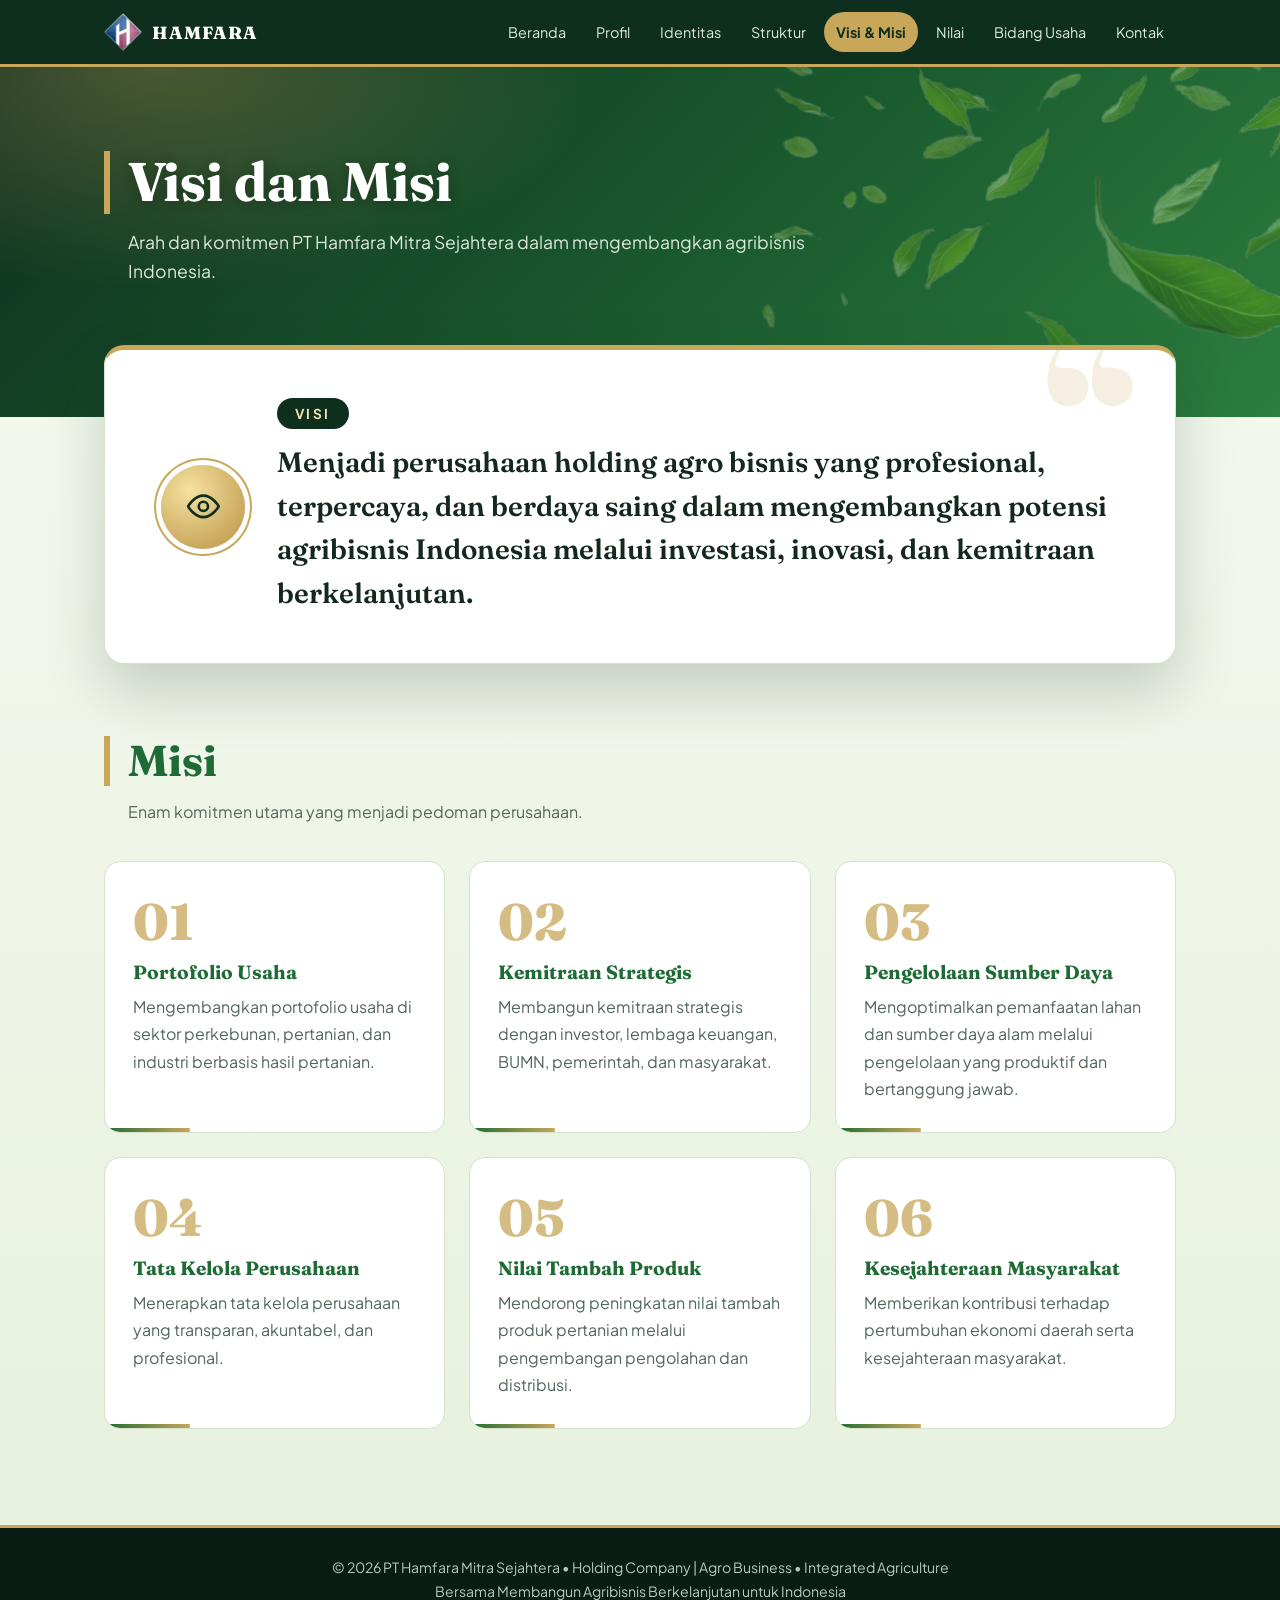
<file: visi-misi.html>
<!DOCTYPE html>
<html lang="id">
<head>
<meta charset="utf-8">
<meta name="viewport" content="width=device-width, initial-scale=1, viewport-fit=cover">
<title>Visi dan Misi – PT Hamfara Mitra Sejahtera</title>
<link rel="icon" type="image/png" href="assets/logo.png">
<link rel="stylesheet" href="https://fonts.googleapis.com/css2?family=Fraunces:wght@600;800&family=Plus+Jakarta+Sans:wght@400;500;700&display=swap">
<link rel="stylesheet" href="css/style.css">
</head>
<body>
<svg width="0" height="0" style="position:absolute" aria-hidden="true"><defs>
<symbol id="eye" viewBox="0 0 24 24"><path d="M2 12s4-7 10-7 10 7 10 7-4 7-10 7S2 12 2 12z"/><circle cx="12" cy="12" r="3"/></symbol>
</defs></svg>

<nav><div class="wrap">
<a class="brand" href="index.html"><img src="assets/logo.png" alt="Logo Hamfara"><span>HAMFARA</span></a>
<ul><li><a href="index.html">Beranda</a></li><li><a href="profil.html">Profil</a></li><li><a href="identitas.html">Identitas</a></li><li><a href="struktur.html">Struktur</a></li><li><a href="visi-misi.html" class="act" aria-current="page">Visi &amp; Misi</a></li><li><a href="nilai.html">Nilai</a></li><li><a href="bidang-usaha.html">Bidang Usaha</a></li><li><a href="kontak.html">Kontak</a></li></ul>
</div></nav>

<section id="visi" class="page vm">
<div class="vm-hero"><div class="wrap">
<h1>Visi dan Misi</h1>
<p>Arah dan komitmen PT Hamfara Mitra Sejahtera dalam mengembangkan agribisnis Indonesia.</p>
</div></div>
<div class="wrap vm-body">
<article class="vm-visi">
<div class="vm-ico"><svg class="i"><use href="#eye"/></svg></div>
<div>
<div class="vm-tag">Visi</div>
<p class="vm-quote">Menjadi perusahaan holding agro bisnis yang profesional, terpercaya, dan berdaya saing dalam mengembangkan potensi agribisnis Indonesia melalui investasi, inovasi, dan kemitraan berkelanjutan.</p>
</div>
</article>
<div class="sh vm-sh"><h2>Misi</h2><p>Enam komitmen utama yang menjadi pedoman perusahaan.</p></div>
<ol class="vm-misi">
<li><span class="vm-n">01</span><h3>Portofolio Usaha</h3><p>Mengembangkan portofolio usaha di sektor perkebunan, pertanian, dan industri berbasis hasil pertanian.</p></li>
<li><span class="vm-n">02</span><h3>Kemitraan Strategis</h3><p>Membangun kemitraan strategis dengan investor, lembaga keuangan, BUMN, pemerintah, dan masyarakat.</p></li>
<li><span class="vm-n">03</span><h3>Pengelolaan Sumber Daya</h3><p>Mengoptimalkan pemanfaatan lahan dan sumber daya alam melalui pengelolaan yang produktif dan bertanggung jawab.</p></li>
<li><span class="vm-n">04</span><h3>Tata Kelola Perusahaan</h3><p>Menerapkan tata kelola perusahaan yang transparan, akuntabel, dan profesional.</p></li>
<li><span class="vm-n">05</span><h3>Nilai Tambah Produk</h3><p>Mendorong peningkatan nilai tambah produk pertanian melalui pengembangan pengolahan dan distribusi.</p></li>
<li><span class="vm-n">06</span><h3>Kesejahteraan Masyarakat</h3><p>Memberikan kontribusi terhadap pertumbuhan ekonomi daerah serta kesejahteraan masyarakat.</p></li>
</ol>
</div>
</section>

<footer>© 2026 PT Hamfara Mitra Sejahtera • Holding Company | Agro Business • Integrated Agriculture<br>Bersama Membangun Agribisnis Berkelanjutan untuk Indonesia</footer>
<script src="js/app.js"></script>
</body>
</html>
</file>
<file: css/style.css>
:root{--bg:#f6f9f1;--card:#fff;--soft:#e8f1de;--ink:#14281d;--muted:#52665a;--green:#1f6b35;--deep:#0f2f1e;--gold:#c8a65a;--line:#d6e3cb;--r:16px;
box-sizing:border-box;padding-top:env(safe-area-inset-top,0px);padding-bottom:env(safe-area-inset-bottom,0px)}
@media (prefers-color-scheme:dark){:root:not([data-theme="light"]){--bg:#0d1a12;--card:#14261b;--soft:#1a3125;--ink:#eaf2e4;--muted:#a9bdad;--green:#6cc283;--line:#2a4535}}
:root[data-theme="dark"]{--bg:#0d1a12;--card:#14261b;--soft:#1a3125;--ink:#eaf2e4;--muted:#a9bdad;--green:#6cc283;--line:#2a4535}
*{box-sizing:border-box}
html{scroll-behavior:smooth;scroll-padding-top:76px}
body{margin:0;background:var(--bg);color:var(--ink);font:16px/1.7 "Plus Jakarta Sans",system-ui,sans-serif}
h1,h2,h3{font-family:Fraunces,Georgia,serif;line-height:1.15;margin:0}
p{margin:0}
a{color:inherit}
a:focus-visible,button:focus-visible{outline:2px solid var(--gold);outline-offset:3px}
.wrap{max-width:1120px;margin:0 auto;padding:0 24px}
.i{width:1em;height:1em;fill:none;stroke:currentColor;stroke-width:1.7;stroke-linecap:round;stroke-linejoin:round;flex:none}

nav{position:sticky;top:0;z-index:30;background:var(--deep);color:#fff;border-bottom:3px solid var(--gold)}
nav .wrap{display:flex;align-items:center;justify-content:space-between;height:64px;gap:20px}
.brand{display:flex;align-items:center;gap:10px;text-decoration:none;font:800 1.1rem Fraunces,serif;letter-spacing:.06em}
.brand svg{width:30px;height:30px}
nav ul{display:flex;gap:6px;list-style:none;margin:0;padding:0;overflow-x:auto;scrollbar-width:none}
nav li a{display:block;padding:8px 12px;border-radius:99px;text-decoration:none;font-size:.9rem;white-space:nowrap;color:#dfeadc}
nav li a:hover{background:rgba(255,255,255,.1);color:var(--gold)}

.hero{background:linear-gradient(180deg,#f4f8ea 0,#cfe3bd 40%,#5aa459 72%,#1c5a30 100%);position:relative;overflow:hidden;padding:72px 0 0}
.hero .wrap{display:grid;grid-template-columns:1.25fr .75fr;gap:40px;align-items:center;position:relative;z-index:1}
.tag{display:inline-block;background:var(--deep);color:#f3e3b0;border:1px solid var(--gold);border-radius:99px;padding:6px 20px;font-weight:700;font-size:.9rem;letter-spacing:.08em}
.hero h1{font-size:clamp(3.4rem,10vw,6.6rem);font-weight:800;color:#12502a;letter-spacing:.02em;margin:18px 0 4px;text-shadow:0 2px 0 rgba(255,255,255,.6)}
.hero .co{font:700 clamp(1.15rem,3vw,1.5rem) "Plus Jakarta Sans",sans-serif;color:var(--deep)}
.hero .sub{margin-top:14px;max-width:46ch;color:#244a33;font-size:1.05rem}
.hero .cta{display:flex;flex-wrap:wrap;gap:12px;margin-top:28px}
.btn{display:inline-flex;align-items:center;gap:8px;padding:12px 26px;border-radius:99px;font-weight:700;text-decoration:none;font-size:.95rem}
.btn.p{background:var(--deep);color:#fff}
.btn.p:hover{background:#1f6b35}
.btn.s{background:rgba(255,255,255,.65);color:var(--deep);border:1px solid var(--deep)}
.btn.g{background:var(--gold);color:var(--deep)}
.logo{justify-self:center;width:min(100%,260px);filter:drop-shadow(0 12px 22px rgba(15,47,30,.3))}
.terrace{display:block;width:100%;height:150px;margin-top:40px}

.stats{margin-top:-52px;position:relative;z-index:2}
.stats .wrap>div{display:grid;grid-template-columns:repeat(4,1fr);background:var(--card);border:1px solid var(--line);border-top:4px solid var(--gold);border-radius:var(--r);box-shadow:0 18px 40px rgba(15,47,30,.15)}
.stat{padding:24px 20px;text-align:center;border-left:1px solid var(--line)}
.stat:first-child{border-left:0}
.stat b{display:block;font:800 1.9rem Fraunces,serif;color:var(--green);line-height:1.2}
.stat span{font-size:.88rem;color:var(--muted)}

section{padding:88px 0}
section.alt{background:var(--soft)}
.sh{margin-bottom:44px;max-width:62ch}
.sh h2{font-size:clamp(1.9rem,4.5vw,2.7rem);color:var(--green);padding-left:18px;border-left:6px solid var(--gold)}
.sh p{margin-top:12px;color:var(--muted);padding-left:24px}
.prose{display:grid;grid-template-columns:1fr 1fr 1fr;gap:20px}
.prose p{background:var(--card);border:1px solid var(--line);border-radius:var(--r);padding:26px;color:var(--muted)}
.prose p:first-child{background:var(--deep);color:#e7f0e1;border-color:var(--gold)}

.ident{background:var(--card);border:1px solid var(--line);border-radius:var(--r);overflow:hidden;margin:0;display:grid;grid-template-columns:1fr 1fr}
.ident div{display:grid;grid-template-columns:150px 1fr;gap:16px;padding:18px 24px;border-bottom:1px solid var(--line)}
.ident div:nth-child(odd){border-right:1px solid var(--line)}
.ident div:last-child{grid-column:1/-1;border-bottom:0;border-right:0}
.ident dt{font-weight:700;color:var(--green)}
.ident dd{margin:0;color:var(--muted)}

.vision{display:flex;gap:24px;align-items:flex-start;background:linear-gradient(135deg,#0f2f1e,#1f6b35);color:#fff;border:2px solid var(--gold);border-radius:var(--r);padding:36px;margin-bottom:24px}
.ico{width:60px;height:60px;border-radius:50%;background:var(--gold);color:var(--deep);display:grid;place-items:center;font-size:1.7rem;flex:none}
.vision h3{color:var(--gold);font-size:1.5rem;margin-bottom:8px}
.vision p{font-size:1.2rem;max-width:62ch;line-height:1.6}
.misi{list-style:none;margin:0;padding:0;display:grid;grid-template-columns:repeat(3,1fr);gap:20px;counter-reset:m}
.misi li{counter-increment:m;background:var(--card);border:1px solid var(--line);border-radius:var(--r);padding:24px;color:var(--muted)}
.misi li:before{content:counter(m);display:grid;place-items:center;width:36px;height:36px;border-radius:50%;background:var(--green);color:#fff;font-weight:700;margin-bottom:14px}
.misi li{}
.h3s{font-size:1.5rem;color:var(--green);margin:36px 0 20px;padding-left:18px;border-left:6px solid var(--gold)}

.nilai{display:flex;flex-wrap:wrap;justify-content:center;gap:20px}
.nilai div{flex:1 1 320px;max-width:352px;background:var(--card);border:1px solid var(--line);border-radius:var(--r);padding:32px 26px;text-align:center}
.medal{width:72px;height:72px;margin:0 auto 18px;border-radius:50%;background:radial-gradient(circle at 35% 30%,#f5e1a0,#c8a65a 75%);color:var(--deep);display:grid;place-items:center;font-size:2rem;box-shadow:0 0 0 4px var(--card),0 0 0 6px var(--gold)}
.nilai h3{font-size:1.3rem;color:var(--green);margin-bottom:10px}
.nilai p{color:var(--muted)}

.bu{display:grid;grid-template-columns:repeat(6,1fr);gap:20px}
.bu article{grid-column:span 2;background:var(--card);border:1px solid var(--line);border-radius:var(--r);padding:28px;border-top:5px solid var(--green)}
.bu article:nth-child(n+4){grid-column:span 3}
.bu .ico{background:var(--green);color:#fff;width:52px;height:52px;font-size:1.5rem;margin-bottom:18px;box-shadow:0 0 0 3px var(--card),0 0 0 5px var(--gold)}
.bu h3{font-size:1.2rem;color:var(--green);margin-bottom:12px}
.bu ul{margin:0;padding-left:20px;color:var(--muted)}
.bu li{margin-bottom:6px}
.bu article:nth-child(n+4) ul{columns:2;column-gap:32px}

.contact{background:radial-gradient(ellipse at 50% 0,#1c4a30,#0f2f1e 65%);color:#eef4e8}
.contact .sh h2{color:var(--gold)}
.contact .sh p{color:#b9cbbd}
.cbox{display:grid;grid-template-columns:1fr 1fr;gap:40px;border:2px solid var(--gold);border-radius:var(--r);padding:40px;outline:1px solid rgba(200,166,90,.45);outline-offset:6px}
.clist{list-style:none;margin:0;padding:0;display:grid;gap:22px}
.clist li{display:flex;gap:16px;align-items:flex-start}
.clist .ico{width:44px;height:44px;font-size:1.2rem}
.clist b{display:block;color:var(--gold)}
.clist a{text-decoration:none;border-bottom:1px solid rgba(200,166,90,.5)}
.map{width:100%;height:100%;min-height:300px;border:2px solid var(--gold);border-radius:12px;display:block}
footer{background:#0a1d12;color:#b9c9bd;text-align:center;padding:28px 24px;font-size:.88rem;border-top:3px solid var(--gold)}

@media (max-width:900px){
.hero .wrap{grid-template-columns:1fr;text-align:center}.hero .sub{margin-inline:auto}.hero .cta{justify-content:center}.logo{order:-1;width:170px}
.stats .wrap>div{grid-template-columns:1fr 1fr}.stat:nth-child(3){border-left:0}.stat:nth-child(n+3){border-top:1px solid var(--line)}
.prose,.misi{grid-template-columns:1fr}
.ident{grid-template-columns:1fr}.ident div:nth-child(odd){border-right:0}
.bu{grid-template-columns:1fr}.bu article,.bu article:nth-child(n+4){grid-column:auto}.bu article:nth-child(n+4) ul{columns:1}
.cbox{grid-template-columns:1fr;padding:26px}
}
@media (max-width:600px){section{padding:60px 0}.brand span{display:none}.ident div{grid-template-columns:1fr;gap:2px}.vision{flex-direction:column;padding:26px}.terrace{height:90px}}
@media (prefers-reduced-motion:reduce){html{scroll-behavior:auto}}
.page{min-height:72vh}
#beranda{min-height:0}
nav li a.act{background:var(--gold);color:var(--deep);font-weight:700}
.home{padding:72px 0 88px}
.hgrid{display:grid;grid-template-columns:repeat(3,1fr);gap:20px}
.hcard{display:block;background:var(--card);border:1px solid var(--line);border-radius:var(--r);padding:28px;text-decoration:none;border-top:5px solid var(--green);transition:transform .2s,box-shadow .2s}
.hcard:hover{transform:translateY(-4px);box-shadow:0 14px 30px rgba(15,47,30,.15);border-top-color:var(--gold)}
.hcard .ico{width:52px;height:52px;font-size:1.5rem;background:var(--green);color:#fff;margin-bottom:16px;box-shadow:0 0 0 3px var(--card),0 0 0 5px var(--gold)}
.hcard h3{font-size:1.25rem;color:var(--green);margin-bottom:8px}
.hcard p{color:var(--muted);font-size:.95rem}
.hcard b{display:inline-block;margin-top:14px;color:var(--green);font-size:.92rem}
@media (max-width:900px){.hgrid{grid-template-columns:1fr 1fr}}
@media (max-width:600px){.hgrid{grid-template-columns:1fr}.home{padding:56px 0}}
.hero{background:linear-gradient(90deg,rgba(10,35,22,.88) 0,rgba(10,35,22,.55) 48%,rgba(10,35,22,.15) 100%),linear-gradient(180deg,rgba(10,35,22,.25) 0,rgba(10,35,22,0) 40%,rgba(15,47,30,.9) 100%),url(../assets/kebun-teh.jpg) center 62%/cover no-repeat;padding-bottom:130px}
.hero .terrace{display:none}
.hero h1{color:#fff;text-shadow:0 4px 24px rgba(0,0,0,.45)}
.hero .co{color:#f3e3b0}
.hero .sub{color:#e8f1e2}
.hero .btn.p{background:var(--gold);color:var(--deep)}
.hero .btn.p:hover{background:#dcbd72}
.hero .btn.s{background:rgba(255,255,255,.12);color:#fff;border:1px solid rgba(255,255,255,.75)}
.hero .btn.s:hover{background:rgba(255,255,255,.25)}
.hero .logo{filter:drop-shadow(0 14px 28px rgba(0,0,0,.5))}
@media (max-width:900px){.hero{background:linear-gradient(180deg,rgba(10,35,22,.7),rgba(10,35,22,.55) 60%,rgba(15,47,30,.92)),url(../assets/kebun-teh.jpg) center 60%/cover no-repeat;padding-bottom:110px}}
.qgrid{display:grid;grid-template-columns:repeat(4,1fr);gap:20px;margin-bottom:24px}
.qc{display:flex;flex-direction:column;align-items:flex-start;gap:4px;background:rgba(255,255,255,.06);border:1px solid rgba(200,166,90,.5);border-radius:var(--r);padding:24px;text-decoration:none;color:#eef4e8;transition:border-color .2s,background .2s;min-width:0}
.qc:hover{border-color:var(--gold);background:rgba(255,255,255,.1)}
.qc .ico{width:48px;height:48px;font-size:1.3rem;margin-bottom:12px}
.qc b{color:var(--gold)}
.qc span{overflow-wrap:anywhere}
.loc{display:grid;grid-template-columns:5fr 7fr;gap:24px;align-items:stretch}
.addr{background:rgba(255,255,255,.06);border:1px solid rgba(200,166,90,.5);border-radius:var(--r);padding:32px;display:flex;flex-direction:column}
.addr .ico{width:48px;height:48px;font-size:1.3rem;margin-bottom:16px}
.addr h3{color:var(--gold);font-size:1.4rem;margin-bottom:10px}
.addr p{color:#dbe7d6;font-size:1.05rem}
.acts{display:flex;flex-wrap:wrap;gap:12px;margin-top:auto;padding-top:28px}
.btn.o{background:transparent;color:var(--gold);border:1px solid var(--gold)}
.btn.o:hover{background:rgba(200,166,90,.15)}
.mapbox{border:2px solid var(--gold);border-radius:var(--r);overflow:hidden;min-height:420px;background:#f4ecd0}
.mapbox iframe{width:100%;height:100%;min-height:420px;border:0;display:block}
@media (max-width:900px){.qgrid{grid-template-columns:1fr 1fr}.loc{grid-template-columns:1fr}}
@media (max-width:600px){.qgrid{grid-template-columns:1fr}.addr{padding:24px}.mapbox,.mapbox iframe{min-height:340px}}
.brand img{width:38px;height:38px;display:block}
.hero img.logo{height:auto;aspect-ratio:1}

/* ===== Visi & Misi ===== */
#visi{padding:0;background:linear-gradient(180deg,var(--bg) 0,var(--soft) 100%)}
.vm-hero{position:relative;overflow:hidden;color:#fff;padding:84px 0 130px;background:radial-gradient(ellipse 50% 90% at 12% 0,rgba(200,166,90,.30),transparent 70%),linear-gradient(135deg,#0f2f1e 0,#1a5a2e 55%,#2c7d3f 100%)}
.vm-hero:after{content:"";position:absolute;right:-90px;top:-40px;width:620px;height:376px;background:url(../assets/daun-teh.png) center/contain no-repeat;opacity:.38;pointer-events:none}
.vm-hero .wrap{position:relative;z-index:1}
.vm-hero h1{font-size:clamp(2.2rem,5.5vw,3.4rem);color:#fff;padding-left:18px;border-left:6px solid var(--gold);text-shadow:0 2px 14px rgba(0,0,0,.3)}
.vm-hero p{margin-top:14px;padding-left:24px;max-width:56ch;color:#dcebd9;font-size:1.1rem}
.vm-body{position:relative;z-index:2;margin-top:-72px;padding-bottom:96px}
.vm-visi{position:relative;overflow:hidden;display:flex;gap:32px;align-items:center;background:var(--card);border:1px solid var(--line);border-top:5px solid var(--gold);border-radius:20px;padding:48px 56px;box-shadow:0 26px 60px rgba(15,47,30,.20)}
.vm-visi:before{content:"\201C";position:absolute;right:36px;top:-24px;font:800 14rem/1 Fraunces,Georgia,serif;color:var(--gold);opacity:.18;pointer-events:none}
.vm-ico{flex:none;width:84px;height:84px;border-radius:50%;display:grid;place-items:center;font-size:2.3rem;color:var(--deep);background:radial-gradient(circle at 35% 30%,#f5e1a0,#c8a65a 75%);box-shadow:0 0 0 5px var(--card),0 0 0 7px var(--gold)}
.vm-tag{display:inline-block;margin-bottom:12px;padding:4px 18px;border-radius:99px;background:var(--deep);color:#f3e3b0;font-weight:700;font-size:.85rem;letter-spacing:.18em;text-transform:uppercase}
.vm-quote{position:relative;font:600 clamp(1.25rem,2.4vw,1.75rem)/1.55 Fraunces,Georgia,serif;color:var(--ink);max-width:48ch}
.vm-sh{margin:72px 0 36px}
.vm-misi{list-style:none;margin:0;padding:0;display:grid;grid-template-columns:repeat(3,1fr);gap:24px}
.vm-misi li{position:relative;overflow:hidden;background:var(--card);border:1px solid var(--line);border-radius:var(--r);padding:34px 28px 30px;transition:transform .25s,box-shadow .25s}
.vm-misi li:after{content:"";position:absolute;left:0;right:0;bottom:0;height:4px;background:linear-gradient(90deg,var(--green),var(--gold));transform:scaleX(.25);transform-origin:left;transition:transform .35s}
.vm-misi li:hover{transform:translateY(-6px);box-shadow:0 18px 38px rgba(15,47,30,.16)}
.vm-misi li:hover:after{transform:scaleX(1)}
.vm-n{display:block;font:800 3.2rem/1 Fraunces,Georgia,serif;color:var(--gold);opacity:.75;margin-bottom:14px}
.vm-misi h3{font-size:1.2rem;color:var(--green);margin-bottom:10px}
.vm-misi p{color:var(--muted)}
@media (max-width:900px){.vm-misi{grid-template-columns:1fr 1fr}.vm-visi{padding:38px 32px}.vm-hero:after{width:420px;height:255px}}
@media (max-width:600px){.vm-hero{padding:60px 0 110px}.vm-hero:after{opacity:.22}.vm-visi{flex-direction:column;align-items:flex-start;padding:30px 24px}.vm-misi{grid-template-columns:1fr}.vm-sh{margin-top:56px}.vm-body{padding-bottom:64px}}
@media (prefers-reduced-motion:reduce){.vm-misi li,.vm-misi li:after{transition:none}}

/* ===== Nilai-Nilai Perusahaan ===== */
#nilai{padding:0;background:linear-gradient(180deg,var(--bg) 0,var(--soft) 100%)}
.nl-grid{display:grid;grid-template-columns:repeat(6,1fr);gap:24px}
.nl-card{grid-column:span 2;position:relative;overflow:hidden;background:var(--card);border:1px solid var(--line);border-radius:var(--r);padding:38px 32px 36px;box-shadow:0 10px 26px rgba(15,47,30,.08);transition:transform .25s,box-shadow .25s}
.nl-card:nth-child(n+4){grid-column:span 3}
.nl-card:after{content:"";position:absolute;left:0;right:0;bottom:0;height:4px;background:linear-gradient(90deg,var(--green),var(--gold));transform:scaleX(.25);transform-origin:left;transition:transform .35s}
.nl-card:hover{transform:translateY(-6px);box-shadow:0 20px 40px rgba(15,47,30,.16)}
.nl-card:hover:after{transform:scaleX(1)}
.nl-n{position:absolute;right:26px;top:16px;font:800 3.6rem/1 Fraunces,Georgia,serif;color:var(--gold);opacity:.25}
.nl-ico{width:68px;height:68px;border-radius:50%;display:grid;place-items:center;font-size:1.9rem;color:var(--deep);background:radial-gradient(circle at 35% 30%,#f5e1a0,#c8a65a 75%);box-shadow:0 0 0 4px var(--card),0 0 0 6px var(--gold);margin-bottom:26px}
.nl-card h3{font-size:1.35rem;color:var(--green);margin-bottom:10px}
.nl-card p{color:var(--muted)}
.nl-band{margin-top:40px;text-align:center;color:#fff;border:2px solid var(--gold);border-radius:20px;padding:44px 28px;background:radial-gradient(ellipse 50% 120% at 15% 0,rgba(200,166,90,.28),transparent 70%),linear-gradient(135deg,#0f2f1e,#1f6b35)}
.nl-band p{font:600 clamp(1.3rem,3vw,1.9rem)/1.35 Fraunces,Georgia,serif;color:#f3e3b0}
.nl-band span{display:block;margin-top:10px;font-size:.9rem;letter-spacing:.16em;text-transform:uppercase;color:#cfe3c8}
@media (max-width:900px){.nl-grid{grid-template-columns:1fr 1fr}.nl-card,.nl-card:nth-child(n+4){grid-column:auto}.nl-card:nth-child(5){grid-column:1/-1}}
@media (max-width:600px){.nl-grid{grid-template-columns:1fr}.nl-card:nth-child(5){grid-column:auto}}
@media (prefers-reduced-motion:reduce){.nl-card,.nl-card:after{transition:none}}

/* ===== Bidang Usaha ===== */
#usaha{padding:0;background:linear-gradient(180deg,var(--bg) 0,var(--soft) 100%)}
.bz-grid{display:grid;grid-template-columns:repeat(6,1fr);gap:24px}
.bz-card{grid-column:span 2;position:relative;overflow:hidden;background:var(--card);border:1px solid var(--line);border-radius:var(--r);padding:34px 32px 38px;box-shadow:0 10px 26px rgba(15,47,30,.08);transition:transform .25s,box-shadow .25s}
.bz-card:nth-child(n+4){grid-column:span 3}
.bz-card:after{content:"";position:absolute;left:0;right:0;bottom:0;height:4px;background:linear-gradient(90deg,var(--green),var(--gold));transform:scaleX(.25);transform-origin:left;transition:transform .35s}
.bz-card:hover{transform:translateY(-6px);box-shadow:0 20px 40px rgba(15,47,30,.16)}
.bz-card:hover:after{transform:scaleX(1)}
.bz-top{display:flex;align-items:center;justify-content:space-between;margin-bottom:22px}
.bz-ico{width:64px;height:64px;border-radius:50%;display:grid;place-items:center;font-size:1.8rem;color:#fff;background:linear-gradient(135deg,#14502a,#4aa04f);box-shadow:0 0 0 4px var(--card),0 0 0 6px var(--gold)}
.bz-k{font:800 3.6rem/1 Fraunces,Georgia,serif;color:var(--gold);opacity:.3}
.bz-card h3{font-size:1.3rem;color:var(--green);margin-bottom:6px}
.bz-list{list-style:none;margin:16px 0 0;padding:0;display:grid;gap:12px}
.bz-list li{position:relative;padding-left:32px;color:var(--muted)}
.bz-list li:before{content:"";position:absolute;left:0;top:.42em;width:18px;height:18px;border-radius:50%;background:var(--green) url("data:image/svg+xml,%3Csvg xmlns='http://www.w3.org/2000/svg' viewBox='0 0 24 24' fill='none' stroke='white' stroke-width='3.5' stroke-linecap='round' stroke-linejoin='round'%3E%3Cpath d='M5 12l5 5 9-10'/%3E%3C/svg%3E") center/11px no-repeat}
.bz-card:nth-child(n+4) .bz-list{grid-template-columns:1fr 1fr;column-gap:30px}
@media (max-width:900px){.bz-grid{grid-template-columns:1fr 1fr}.bz-card,.bz-card:nth-child(n+4){grid-column:auto}.bz-card:nth-child(5){grid-column:1/-1}.bz-card:nth-child(n+4) .bz-list{grid-template-columns:1fr}.bz-card:nth-child(5) .bz-list{grid-template-columns:1fr 1fr}}
@media (max-width:600px){.bz-grid{grid-template-columns:1fr}.bz-card:nth-child(5){grid-column:auto}.bz-card:nth-child(5) .bz-list{grid-template-columns:1fr}}
@media (prefers-reduced-motion:reduce){.bz-card,.bz-card:after{transition:none}}

/* ===== Identitas Perusahaan ===== */
#identitas{padding:0;background:linear-gradient(180deg,var(--bg) 0,var(--soft) 100%)}
.id-main{position:relative;overflow:hidden;display:grid;grid-template-columns:auto 1fr auto;gap:32px;align-items:center;background:var(--card);border:1px solid var(--line);border-top:5px solid var(--gold);border-radius:20px;padding:44px 52px;box-shadow:0 26px 60px rgba(15,47,30,.20)}
.id-main:before{content:"";position:absolute;right:-60px;bottom:-70px;width:380px;height:230px;background:url(../assets/daun-teh.png) center/contain no-repeat;opacity:.18;pointer-events:none}
.id-main>*{position:relative}
.id-name{font-size:clamp(1.7rem,3.6vw,2.6rem);font-weight:800;color:var(--green);line-height:1.2}
.id-form{padding-left:32px;border-left:1px solid var(--line);text-align:left}
.id-form small{display:block;font-size:.85rem;color:var(--muted);margin-bottom:8px}
.id-form b{display:inline-block;background:var(--deep);color:#f3e3b0;border:1px solid var(--gold);border-radius:99px;padding:8px 22px;font-size:.95rem}
.id-grid{display:grid;grid-template-columns:repeat(3,1fr);gap:24px;margin-top:24px}
.id-card{position:relative;overflow:hidden;background:var(--card);border:1px solid var(--line);border-radius:var(--r);padding:34px 30px 36px;box-shadow:0 10px 26px rgba(15,47,30,.08);transition:transform .25s,box-shadow .25s}
.id-card:after{content:"";position:absolute;left:0;right:0;bottom:0;height:4px;background:linear-gradient(90deg,var(--green),var(--gold));transform:scaleX(.25);transform-origin:left;transition:transform .35s}
.id-card:hover{transform:translateY(-6px);box-shadow:0 20px 40px rgba(15,47,30,.16)}
.id-card:hover:after{transform:scaleX(1)}
.id-ico{width:60px;height:60px;border-radius:50%;display:grid;place-items:center;font-size:1.7rem;color:var(--deep);background:radial-gradient(circle at 35% 30%,#f5e1a0,#c8a65a 75%);box-shadow:0 0 0 4px var(--card),0 0 0 6px var(--gold);margin-bottom:24px}
.id-card h3{font-size:1.05rem;color:var(--green);margin-bottom:8px}
.id-card p{font-size:1.1rem;font-weight:600;color:var(--ink);line-height:1.55}
.id-project{position:relative;overflow:hidden;display:grid;grid-template-columns:1.1fr 1fr;gap:48px;align-items:center;margin-top:24px;color:#fff;border:2px solid var(--gold);border-radius:20px;padding:48px 52px;background:radial-gradient(ellipse 50% 120% at 12% 0,rgba(200,166,90,.28),transparent 70%),linear-gradient(135deg,#0f2f1e,#1f6b35)}
.id-project:after{content:"";position:absolute;right:-70px;top:-50px;width:420px;height:255px;background:url(../assets/daun-teh.png) center/contain no-repeat;opacity:.22;pointer-events:none}
.id-project>*{position:relative;z-index:1}
.id-project .vm-tag{background:var(--gold);color:var(--deep)}
.id-project h3{font-size:clamp(1.5rem,3vw,2.1rem);color:#f3e3b0;margin-bottom:12px}
.id-project .id-loc{display:flex;gap:12px;align-items:flex-start;margin-top:22px;color:#dcebd9}
.id-project .id-loc .i{font-size:1.4rem;color:var(--gold);margin-top:4px}
.id-project .id-loc b{display:block;color:var(--gold)}
.id-facts{display:grid;grid-template-columns:1fr 1fr;gap:16px}
.id-facts div{background:rgba(255,255,255,.08);border:1px solid rgba(200,166,90,.55);border-radius:var(--r);padding:24px 20px;text-align:center}
.id-facts b{display:block;font:800 clamp(2rem,4vw,2.8rem)/1.1 Fraunces,Georgia,serif;color:var(--gold)}
.id-facts span{display:block;margin-top:6px;font-size:.92rem;color:#dcebd9}
@media (max-width:900px){.id-main{grid-template-columns:auto 1fr;padding:36px 30px}.id-form{grid-column:1/-1;padding:20px 0 0;border-left:0;border-top:1px solid var(--line)}.id-grid{grid-template-columns:1fr 1fr}.id-grid .id-card:last-child{grid-column:1/-1}.id-project{grid-template-columns:1fr;gap:32px;padding:38px 30px}}
@media (max-width:600px){.id-main{grid-template-columns:1fr;padding:28px 24px}.id-grid{grid-template-columns:1fr}.id-grid .id-card:last-child{grid-column:auto}.id-project{padding:30px 22px}.id-facts{grid-template-columns:1fr 1fr;gap:12px}}
@media (prefers-reduced-motion:reduce){.id-card,.id-card:after{transition:none}}

/* ===== Profil Perusahaan ===== */
#profil{padding:0;background:linear-gradient(180deg,var(--bg) 0,var(--soft) 100%)}
.pf-hero{padding-bottom:150px}
.pf-art{position:absolute;z-index:1;right:calc(50% - 540px);bottom:0;height:310px;width:auto;max-width:46%;pointer-events:none;filter:drop-shadow(0 10px 24px rgba(0,0,0,.35))}
.pf-lead{position:relative;overflow:hidden;display:flex;gap:32px;align-items:center;color:#fff;border:2px solid var(--gold);border-radius:20px;padding:48px 56px;background:radial-gradient(ellipse 50% 120% at 10% 0,rgba(200,166,90,.28),transparent 70%),linear-gradient(135deg,#0f2f1e,#1f6b35);box-shadow:0 26px 60px rgba(15,47,30,.25)}
.pf-lead:after{content:"";position:absolute;right:-70px;bottom:-60px;width:380px;height:230px;background:url(../assets/daun-teh.png) center/contain no-repeat;opacity:.2;pointer-events:none}
.pf-lead>*{position:relative;z-index:1}
.pf-lead p{font-size:clamp(1.1rem,2vw,1.3rem);line-height:1.75;color:#eef4e8;max-width:60ch}
.pf-lead b{color:#f3e3b0}
.pf-grid{display:grid;grid-template-columns:1fr 1fr;gap:24px;margin-top:24px}
.pf-grid .id-card h3{font-size:1.3rem;margin-bottom:12px}
.pf-grid .id-card p{font-size:1.02rem;font-weight:400;color:var(--muted);line-height:1.75}
.pf-chips{display:flex;flex-wrap:wrap;gap:8px;margin-top:22px}
.pf-chips span{background:var(--soft);border:1px solid var(--line);color:var(--green);border-radius:99px;padding:5px 14px;font-size:.85rem;font-weight:700}
@media (max-width:900px){.pf-art{height:230px;right:16px}.pf-lead{padding:38px 32px}.pf-grid{grid-template-columns:1fr}}
@media (max-width:600px){.pf-hero{padding-bottom:210px}.pf-art{height:140px;right:50%;margin-right:-110px;bottom:76px}.pf-lead{flex-direction:column;align-items:flex-start;padding:30px 24px}}

/* ===== Kontak ===== */
#kontak{padding:0;background:linear-gradient(180deg,var(--bg) 0,var(--soft) 100%)}
.ct-grid{display:grid;grid-template-columns:repeat(4,1fr);gap:24px}
.ct-card{display:block;color:inherit;text-decoration:none;min-width:0}
.ct-card p{font-size:1.02rem;overflow-wrap:anywhere}
.ct-loc{display:grid;grid-template-columns:5fr 7fr;gap:24px;margin-top:24px}
.ct-addr{position:relative;overflow:hidden;display:flex;flex-direction:column;color:#fff;border:2px solid var(--gold);border-radius:20px;padding:44px 40px;background:radial-gradient(ellipse 60% 100% at 10% 0,rgba(200,166,90,.28),transparent 70%),linear-gradient(135deg,#0f2f1e,#1f6b35)}
.ct-addr:after{content:"";position:absolute;right:-70px;top:-40px;width:340px;height:206px;background:url(../assets/daun-teh.png) center/contain no-repeat;opacity:.2;pointer-events:none}
.ct-addr>*{position:relative;z-index:1}
.ct-addr .vm-ico{margin-bottom:22px;width:68px;height:68px;font-size:1.8rem}
.ct-addr h3{font-size:1.6rem;color:#f3e3b0;margin-bottom:12px}
.ct-addr p{font-size:1.1rem;color:#e7f0e1;line-height:1.7}
.ct-acts{display:flex;flex-wrap:wrap;gap:12px;margin-top:auto;padding-top:32px}
.ct-map{border:2px solid var(--gold);border-radius:20px;overflow:hidden;min-height:440px;background:#f4ecd0;box-shadow:0 18px 40px rgba(15,47,30,.18)}
.ct-map iframe{display:block;width:100%;height:100%;min-height:440px;border:0}
@media (max-width:900px){.ct-grid{grid-template-columns:1fr 1fr}.ct-loc{grid-template-columns:1fr}}
@media (max-width:600px){.ct-grid{grid-template-columns:1fr}.ct-addr{padding:32px 24px}.ct-map,.ct-map iframe{min-height:340px}}

.ct-go{display:inline-flex;align-items:center;gap:6px;margin-top:16px;font-size:.9rem;font-weight:700;color:var(--green)}
.ct-go:after{content:"\2192";transition:transform .2s}
.ct-card:hover .ct-go:after{transform:translateX(5px)}
.ct-card:focus-visible{outline:2px solid var(--gold);outline-offset:4px}

/* ===== Struktur Organisasi ===== */
#struktur{padding:0;background:linear-gradient(180deg,var(--bg) 0,var(--soft) 100%)}
.sk-chain{display:flex;flex-direction:column;align-items:center}
.sk-link{position:relative;width:3px;height:52px;background:linear-gradient(180deg,var(--gold),var(--green))}
.sk-link:after{content:"";position:absolute;left:50%;top:50%;width:13px;height:13px;margin:-6px 0 0 -6px;border-radius:50%;background:var(--card);border:3px solid var(--gold)}
.sk-node{position:relative;overflow:hidden;display:grid;grid-template-columns:auto 1fr;gap:28px;align-items:center;width:min(100%,640px);background:var(--card);border:1px solid var(--line);border-top:5px solid var(--green);border-radius:20px;padding:30px 40px;box-shadow:0 18px 40px rgba(15,47,30,.14);transition:transform .25s,box-shadow .25s}
.sk-node:hover{transform:translateY(-4px);box-shadow:0 24px 48px rgba(15,47,30,.2)}
.sk-node.top{border-top-color:var(--gold);width:min(100%,720px);padding:38px 44px;box-shadow:0 26px 60px rgba(15,47,30,.22)}
.sk-node.top:before{content:"";position:absolute;right:-50px;bottom:-50px;width:300px;height:182px;background:url(../assets/daun-teh.png) center/contain no-repeat;opacity:.16;pointer-events:none}
.sk-node .avatar{width:112px;height:112px;margin:0}
.sk-node.top .avatar{width:140px;height:140px}
.sk-node .avatar span{font-size:2rem}
.sk-node.top .avatar span{font-size:2.5rem}
.sk-info{position:relative;min-width:0}
.sk-node .org-role{margin-bottom:10px}
.sk-node.top .org-role{background:var(--gold);color:var(--deep)}
.sk-node h3{font-size:1.5rem;color:var(--green);line-height:1.2}
.sk-node.top h3{font-size:clamp(1.6rem,3vw,2.1rem)}
@media (max-width:600px){.sk-node,.sk-node.top{grid-template-columns:1fr;justify-items:center;text-align:center;padding:28px 22px;gap:16px}.sk-node.top .avatar{width:124px;height:124px}.sk-link{height:40px}}
@media (prefers-reduced-motion:reduce){.sk-node{transition:none}}

/* ===== Beranda ===== */
@keyframes hmUp{from{opacity:0;transform:translateY(26px)}to{opacity:1;transform:none}}
@keyframes hmFloat{0%,100%{transform:translateY(0)}50%{transform:translateY(-12px)}}
@keyframes hmSpin{to{transform:rotate(360deg)}}
.hm-hero{position:relative;overflow:hidden;display:flex;align-items:center;min-height:clamp(620px,calc(100vh - 67px),820px);padding:80px 0 160px;color:#fff;background:linear-gradient(100deg,rgba(8,30,19,.92) 0,rgba(8,30,19,.62) 46%,rgba(8,30,19,.18) 100%),linear-gradient(180deg,rgba(8,30,19,.35) 0,rgba(8,30,19,0) 35%,rgba(10,40,24,.88) 100%),url(../assets/kebun-teh.jpg) center 62%/cover no-repeat}
.hm-hero .wrap{display:grid;grid-template-columns:1.2fr .8fr;gap:48px;align-items:center;width:100%}
.hm-eyebrow{display:inline-flex;align-items:center;gap:12px;padding:8px 22px;border:1px solid var(--gold);border-radius:99px;background:rgba(0,0,0,.28);backdrop-filter:blur(6px);color:#f3e3b0;font-weight:700;font-size:.8rem;letter-spacing:.22em;text-transform:uppercase}
.hm-eyebrow:before{content:"";width:8px;height:8px;border-radius:50%;background:var(--gold);box-shadow:0 0 0 4px rgba(200,166,90,.28)}
.hm-title{font-size:clamp(3.6rem,10vw,7rem);font-weight:800;line-height:1;letter-spacing:.03em;color:#fff;margin:22px 0 10px;text-shadow:0 6px 30px rgba(0,0,0,.5)}
.hm-co{font:700 clamp(1.25rem,3vw,1.8rem) "Plus Jakarta Sans",sans-serif;color:#f3e3b0}
.hm-co:after{content:"";display:block;width:72px;height:4px;border-radius:4px;background:var(--gold);margin:18px 0}
.hm-sub{max-width:48ch;font-size:1.12rem;color:#e8f1e2}
.hm-cta{display:flex;flex-wrap:wrap;gap:14px;margin-top:34px}
.hm-btn{display:inline-flex;align-items:center;gap:10px;padding:14px 30px;border-radius:99px;font-weight:700;text-decoration:none;font-size:.98rem;transition:transform .2s,background .2s}
.hm-btn:hover{transform:translateY(-3px)}
.hm-btn.gold{background:var(--gold);color:var(--deep);box-shadow:0 10px 26px rgba(200,166,90,.35)}
.hm-btn.gold:hover{background:#dcbd72}
.hm-btn.glass{background:rgba(255,255,255,.12);color:#fff;border:1px solid rgba(255,255,255,.75);backdrop-filter:blur(6px)}
.hm-btn.glass:hover{background:rgba(255,255,255,.25)}
.hm-logo{position:relative;justify-self:center;width:min(100%,380px);aspect-ratio:1;display:grid;place-items:center}
.hm-logo:before{content:"";position:absolute;inset:0;border-radius:50%;border:1px solid rgba(200,166,90,.65);background:radial-gradient(circle,rgba(255,255,255,.16),rgba(255,255,255,.03) 70%);backdrop-filter:blur(6px);box-shadow:0 30px 70px rgba(0,0,0,.35)}
.hm-logo:after{content:"";position:absolute;inset:-20px;border-radius:50%;border:1px dashed rgba(200,166,90,.4)}
.hm-logo img{position:relative;width:64%;height:auto;aspect-ratio:1;object-fit:contain;filter:drop-shadow(0 16px 30px rgba(0,0,0,.5))}
@media (prefers-reduced-motion:no-preference){
.hm-copy>*{animation:hmUp .8s both}
.hm-copy>*:nth-child(2){animation-delay:.1s}.hm-copy>*:nth-child(3){animation-delay:.2s}.hm-copy>*:nth-child(4){animation-delay:.3s}.hm-copy>*:nth-child(5){animation-delay:.4s}.hm-copy>*:nth-child(6){animation-delay:.5s}
.hm-logo{animation:hmUp 1s .3s both}
.hm-logo img{animation:hmFloat 6s ease-in-out infinite}
.hm-logo:after{animation:hmSpin 60s linear infinite}
}
.hm-stats{position:relative;z-index:3;margin-top:-76px;padding:0}
.hm-stats .wrap>div{display:grid;grid-template-columns:repeat(4,1fr);background:linear-gradient(135deg,#0f2f1e,#1a5a2e);border:1px solid rgba(200,166,90,.6);border-radius:20px;box-shadow:0 26px 60px rgba(8,30,19,.4)}
.hm-stat{padding:30px 22px;text-align:center;border-left:1px solid rgba(200,166,90,.3)}
.hm-stat:first-child{border-left:0}
.hm-stat b{display:block;font:800 clamp(1.5rem,2.6vw,2.1rem) Fraunces,Georgia,serif;color:var(--gold);line-height:1.2}
.hm-stat span{display:block;margin-top:6px;font-size:.9rem;color:#cfe3c8}
.hm-explore{padding:104px 0 96px;background:linear-gradient(180deg,var(--bg) 0,var(--soft) 100%)}
.hm-head{text-align:center;max-width:60ch;margin:0 auto 52px}
.hm-head h2{font-size:clamp(2rem,4.6vw,3rem);color:var(--green);margin-top:14px}
.hm-head h2:after{content:"";display:block;width:64px;height:4px;border-radius:4px;background:var(--gold);margin:18px auto 0}
.hm-head p{margin-top:16px;color:var(--muted)}
.hm-bento{display:grid;grid-template-columns:repeat(4,1fr);grid-auto-rows:minmax(215px,auto);gap:24px}
.hm-card{position:relative;overflow:hidden;display:flex;flex-direction:column;background:var(--card);border:1px solid var(--line);border-radius:20px;padding:30px;text-decoration:none;box-shadow:0 10px 26px rgba(15,47,30,.08);transition:transform .25s,box-shadow .25s,border-color .25s}
.hm-card:hover{transform:translateY(-7px);box-shadow:0 22px 44px rgba(15,47,30,.18);border-color:var(--gold)}
.hm-card .id-ico{margin-bottom:20px}
.hm-card h3{font-size:1.25rem;color:var(--green);margin-bottom:8px}
.hm-card p{color:var(--muted);font-size:.95rem;line-height:1.65}
.hm-card b{margin-top:auto;padding-top:18px;color:var(--green);font-size:.92rem}
.hm-card b:after{content:"\2192";display:inline-block;margin-left:8px;transition:transform .2s}
.hm-card:hover b:after{transform:translateX(6px)}
.hm-card:nth-child(1){grid-column:1/3;grid-row:1/3;justify-content:flex-end;padding:40px;color:#fff;border:2px solid var(--gold);background:linear-gradient(180deg,rgba(8,30,19,.25) 0,rgba(8,30,19,.92) 72%),url(../assets/kebun-teh.jpg) center/cover no-repeat}
.hm-card:nth-child(1) .id-ico{margin-bottom:auto}
.hm-card:nth-child(1) h3{font-size:clamp(1.7rem,3vw,2.3rem);color:#f3e3b0;margin-bottom:12px}
.hm-card:nth-child(1) p{color:#e8f1e2;font-size:1.05rem;max-width:44ch}
.hm-card:nth-child(1) b{color:var(--gold)}
.hm-card:nth-child(6){grid-column:1/3}
.hm-card:nth-child(7){grid-column:3/5;color:#fff;border:2px solid var(--gold);background:radial-gradient(ellipse 60% 120% at 12% 0,rgba(200,166,90,.28),transparent 70%),linear-gradient(135deg,#0f2f1e,#1f6b35)}
.hm-card:nth-child(7) h3{color:#f3e3b0}
.hm-card:nth-child(7) p{color:#dcebd9}
.hm-card:nth-child(7) b{color:var(--gold)}
.hm-band{position:relative;overflow:hidden;text-align:center;color:#fff;padding:92px 0;background:radial-gradient(ellipse 50% 100% at 50% 0,rgba(200,166,90,.25),transparent 70%),linear-gradient(135deg,#0f2f1e,#1a5a2e 60%,#2c7d3f)}
.hm-band:before{content:"";position:absolute;left:-80px;bottom:-60px;width:520px;height:315px;background:url(../assets/daun-teh.png) center/contain no-repeat;opacity:.25;transform:rotate(180deg);pointer-events:none}
.hm-band:after{content:"";position:absolute;right:-80px;top:-50px;width:520px;height:315px;background:url(../assets/daun-teh.png) center/contain no-repeat;opacity:.3;pointer-events:none}
.hm-band .wrap{position:relative;z-index:1}
.hm-band h2{font-size:clamp(1.8rem,4.2vw,3rem);color:#f3e3b0;max-width:22ch;margin:0 auto 14px}
.hm-band p{color:#dcebd9;max-width:52ch;margin:0 auto}
.hm-band .hm-cta{justify-content:center}
@media (max-width:1000px){.hm-bento{grid-template-columns:1fr 1fr}.hm-card:nth-child(1){grid-column:1/-1;grid-row:auto;min-height:340px}.hm-card:nth-child(6),.hm-card:nth-child(7){grid-column:1/-1}}
@media (max-width:900px){.hm-hero .wrap{grid-template-columns:1fr;text-align:center;gap:36px}.hm-logo{order:-1;width:230px}.hm-co:after{margin-inline:auto}.hm-sub{margin-inline:auto}.hm-cta{justify-content:center}.hm-hero{padding:56px 0 150px}.hm-stats .wrap>div{grid-template-columns:1fr 1fr}.hm-stat:nth-child(3){border-left:0}.hm-stat:nth-child(n+3){border-top:1px solid rgba(200,166,90,.3)}}
@media (max-width:600px){.hm-bento{grid-template-columns:1fr}.hm-explore{padding:72px 0}.hm-band{padding:68px 0}.hm-logo{width:190px}.hm-stat{padding:22px 14px}}

/* ===== Struktur: penyempurnaan ===== */
.avatar{position:relative;flex:none;width:112px;height:112px;border-radius:50%;overflow:hidden;background:linear-gradient(135deg,#14502a,#4aa04f);box-shadow:0 0 0 4px var(--card),0 0 0 6px var(--gold)}
.avatar span{position:absolute;inset:0;display:grid;place-items:center;color:#fff;font:800 2rem Fraunces,Georgia,serif;letter-spacing:.04em}
.avatar img{position:absolute;inset:0;width:100%;height:100%;object-fit:cover}
.org-role{display:inline-block;background:var(--deep);color:#f3e3b0;border-radius:99px;padding:5px 18px;font-size:.85rem;font-weight:700;letter-spacing:.04em;margin-bottom:10px}
.sk-n{position:absolute;right:28px;top:14px;font:800 3.6rem/1 Fraunces,Georgia,serif;color:var(--gold);opacity:.28;pointer-events:none}
.sk-node{border-radius:22px}
.sk-node.top{color:#fff;border:2px solid var(--gold);background:radial-gradient(ellipse 60% 120% at 8% 0,rgba(200,166,90,.30),transparent 70%),linear-gradient(135deg,#0f2f1e,#1f6b35)}
.sk-node.top h3{color:#f3e3b0}
.sk-node.top .avatar{box-shadow:0 0 0 4px #0f2f1e,0 0 0 7px var(--gold)}
.sk-node.top:before{opacity:.22}
.sk-node.top .sk-n{opacity:.4}
.sk-node.top .org-role{background:var(--gold);color:var(--deep)}
.sk-info{padding-right:46px}
@media (max-width:600px){.sk-info{padding-right:0}.sk-n{right:18px;top:10px;font-size:2.6rem}}

/* ===== Profil: kartu utama dengan foto kebun teh menyatu ===== */
.pf-body{padding-bottom:96px}
.pf-lead{display:block;padding:52px 56px;min-height:360px}
.pf-lead:after{display:none}
.pf-lead-text{display:flex;gap:28px;align-items:center;max-width:56%}
.pf-lead>.pf-lead-photo{position:absolute;z-index:0;top:0;right:0;bottom:0;width:54%;margin:0;pointer-events:none;
-webkit-mask-image:linear-gradient(90deg,transparent 0,rgba(0,0,0,.55) 28%,#000 62%),linear-gradient(180deg,transparent 0,#000 38%);
-webkit-mask-composite:source-in;
mask-image:linear-gradient(90deg,transparent 0,rgba(0,0,0,.55) 28%,#000 62%),linear-gradient(180deg,transparent 0,#000 38%);
mask-composite:intersect}
.pf-lead-photo img{display:block;width:100%;height:100%;object-fit:cover;object-position:center bottom;filter:saturate(.92) brightness(.95)}
@media (max-width:1000px){.pf-lead{padding:38px 32px 0;min-height:0}.pf-lead-text{max-width:none}.pf-lead>.pf-lead-photo{position:relative;z-index:0;width:calc(100% + 64px);margin:28px -32px 0;height:240px;-webkit-mask-image:linear-gradient(180deg,transparent 0,#000 45%);mask-image:linear-gradient(180deg,transparent 0,#000 45%);-webkit-mask-composite:source-over;mask-composite:add}}
@media (max-width:600px){.pf-lead{padding:30px 22px 0}.pf-lead-text{flex-direction:column;align-items:flex-start;gap:18px}.pf-lead>.pf-lead-photo{width:calc(100% + 44px);margin:24px -22px 0;height:190px}}
</file>
